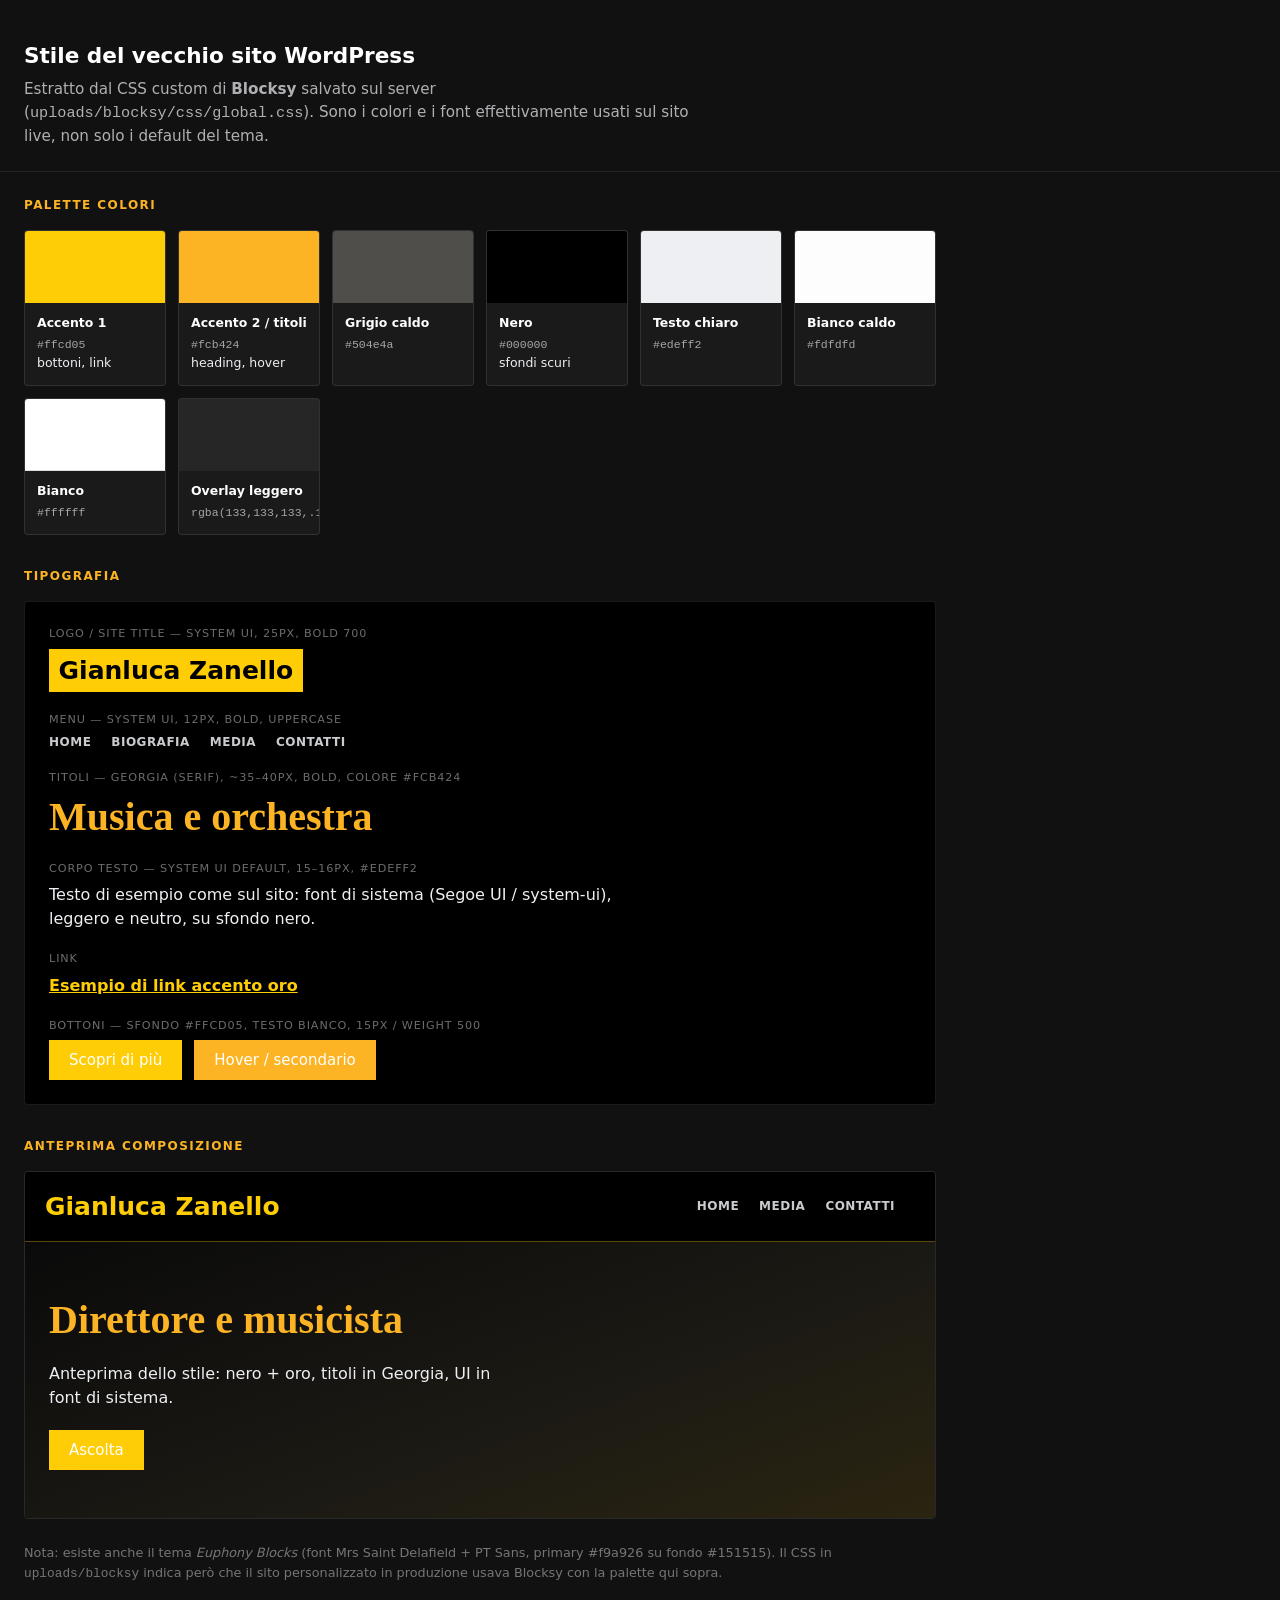
<file: styleboard/index.html>
<!DOCTYPE html>
<html lang="it">
<head>
  <meta charset="UTF-8" />
  <meta name="viewport" content="width=device-width, initial-scale=1" />
  <title>Gianluca Zanello — stile vecchio sito</title>
  <style>
    :root {
      --c1: #ffcd05;
      --c2: #fcb424;
      --c3: #504e4a;
      --c4: #000000;
      --c5: #edeff2;
      --c6: rgba(133, 133, 133, 0.11);
      --c7: #fdfdfd;
      --c8: #ffffff;
      --font: system-ui, -apple-system, BlinkMacSystemFont, "Segoe UI", Roboto, Helvetica, Arial, sans-serif;
    }

    * { box-sizing: border-box; }
    body {
      margin: 0;
      font-family: var(--font);
      background: #111;
      color: var(--c5);
      line-height: 1.5;
    }

    header {
      padding: 2.5rem 1.5rem 1.5rem;
      border-bottom: 1px solid rgba(255,255,255,.08);
    }
    header h1 {
      margin: 0 0 .35rem;
      font-size: 1.35rem;
      font-weight: 700;
      color: var(--c8);
    }
    header p {
      margin: 0;
      max-width: 42rem;
      color: rgba(237,239,242,.72);
      font-size: .95rem;
    }

    main {
      padding: 1.5rem;
      display: grid;
      gap: 2rem;
      max-width: 960px;
    }

    section h2 {
      margin: 0 0 1rem;
      font-size: .75rem;
      letter-spacing: .12em;
      text-transform: uppercase;
      color: var(--c2);
      font-weight: 700;
    }

    .swatches {
      display: grid;
      grid-template-columns: repeat(auto-fill, minmax(140px, 1fr));
      gap: .75rem;
    }
    .swatch {
      border-radius: 4px;
      overflow: hidden;
      border: 1px solid rgba(255,255,255,.1);
      background: #1a1a1a;
    }
    .swatch .chip {
      height: 72px;
    }
    .swatch .meta {
      padding: .65rem .75rem .8rem;
      font-size: .78rem;
    }
    .swatch .meta strong {
      display: block;
      color: var(--c8);
      font-weight: 600;
      margin-bottom: .15rem;
    }
    .swatch .meta code {
      color: rgba(237,239,242,.65);
      font-size: .72rem;
    }

    .type-samples {
      display: grid;
      gap: 1.25rem;
      background: var(--c4);
      border: 1px solid rgba(255,255,255,.1);
      border-radius: 4px;
      padding: 1.5rem;
    }
    .type-samples .label {
      font-size: .7rem;
      letter-spacing: .08em;
      text-transform: uppercase;
      color: rgba(237,239,242,.45);
      margin-bottom: .35rem;
    }
    .site-title {
      font-weight: 700;
      font-size: 25px;
      line-height: 1.5;
      color: var(--c4);
      background: var(--c1);
      display: inline-block;
      padding: .2rem .6rem;
    }
    .nav-sample {
      font-weight: 700;
      font-size: 12px;
      line-height: 1.3;
      text-transform: uppercase;
      color: var(--c5);
      letter-spacing: .04em;
    }
    .nav-sample span { margin-right: 1.25rem; opacity: .85; }
    .nav-sample span:hover { color: var(--c2); }
    .heading-sample {
      font-family: Georgia, "Times New Roman", serif;
      font-size: 40px;
      font-weight: 700;
      line-height: 1.2;
      color: var(--c2);
      margin: 0;
    }
    .body-sample {
      font-size: 16px;
      font-weight: 400;
      color: var(--c5);
      max-width: 36rem;
      margin: 0;
    }
    .link-sample a {
      color: var(--c1);
      font-weight: 600;
    }
    .link-sample a:hover { color: var(--c2); }

    .btn-row { display: flex; gap: .75rem; flex-wrap: wrap; }
    .btn {
      display: inline-flex;
      align-items: center;
      justify-content: center;
      min-height: 40px;
      padding: 5px 20px;
      border: none;
      background: var(--c1);
      color: #fff;
      font-family: var(--font);
      font-weight: 500;
      font-size: 15px;
      cursor: default;
    }
    .btn.alt { background: var(--c2); }

    .preview {
      border-radius: 4px;
      overflow: hidden;
      border: 1px solid rgba(255,255,255,.1);
    }
    .preview .bar {
      background: var(--c4);
      padding: 1rem 1.25rem;
      display: flex;
      align-items: center;
      justify-content: space-between;
      gap: 1rem;
      flex-wrap: wrap;
      border-bottom: 1px solid rgba(255,205,5,.35);
    }
    .preview .bar .logo {
      font-weight: 700;
      font-size: 25px;
      color: var(--c1);
    }
    .preview .hero {
      background: linear-gradient(160deg, #0a0a0a, #1c1a14 60%, #2a2410);
      padding: 3rem 1.5rem;
    }
    .preview .hero h3 {
      margin: 0 0 .75rem;
      font-family: Georgia, serif;
      font-size: clamp(1.75rem, 4vw, 2.5rem);
      color: var(--c2);
    }
    .preview .hero p {
      margin: 0 0 1.25rem;
      color: var(--c5);
      max-width: 28rem;
    }

    footer.note {
      padding: 0 1.5rem 2.5rem;
      max-width: 960px;
      color: rgba(237,239,242,.45);
      font-size: .8rem;
    }
  </style>
</head>
<body>
  <header>
    <h1>Stile del vecchio sito WordPress</h1>
    <p>
      Estratto dal CSS custom di <strong>Blocksy</strong> salvato sul server
      (<code>uploads/blocksy/css/global.css</code>). Sono i colori e i font
      effettivamente usati sul sito live, non solo i default del tema.
    </p>
  </header>

  <main>
    <section>
      <h2>Palette colori</h2>
      <div class="swatches">
        <div class="swatch">
          <div class="chip" style="background:var(--c1)"></div>
          <div class="meta"><strong>Accento 1</strong><code>#ffcd05</code><br>bottoni, link</div>
        </div>
        <div class="swatch">
          <div class="chip" style="background:var(--c2)"></div>
          <div class="meta"><strong>Accento 2 / titoli</strong><code>#fcb424</code><br>heading, hover</div>
        </div>
        <div class="swatch">
          <div class="chip" style="background:var(--c3)"></div>
          <div class="meta"><strong>Grigio caldo</strong><code>#504e4a</code></div>
        </div>
        <div class="swatch">
          <div class="chip" style="background:var(--c4)"></div>
          <div class="meta"><strong>Nero</strong><code>#000000</code><br>sfondi scuri</div>
        </div>
        <div class="swatch">
          <div class="chip" style="background:var(--c5)"></div>
          <div class="meta"><strong>Testo chiaro</strong><code>#edeff2</code></div>
        </div>
        <div class="swatch">
          <div class="chip" style="background:var(--c7)"></div>
          <div class="meta"><strong>Bianco caldo</strong><code>#fdfdfd</code></div>
        </div>
        <div class="swatch">
          <div class="chip" style="background:var(--c8); border-bottom:1px solid #ddd"></div>
          <div class="meta"><strong>Bianco</strong><code>#ffffff</code></div>
        </div>
        <div class="swatch">
          <div class="chip" style="background:var(--c6)"></div>
          <div class="meta"><strong>Overlay leggero</strong><code>rgba(133,133,133,.11)</code></div>
        </div>
      </div>
    </section>

    <section>
      <h2>Tipografia</h2>
      <div class="type-samples">
        <div>
          <div class="label">Logo / site title — System UI, 25px, bold 700</div>
          <div class="site-title">Gianluca Zanello</div>
        </div>
        <div>
          <div class="label">Menu — System UI, 12px, bold, UPPERCASE</div>
          <div class="nav-sample">
            <span>Home</span><span>Biografia</span><span>Media</span><span>Contatti</span>
          </div>
        </div>
        <div>
          <div class="label">Titoli — Georgia (serif), ~35–40px, bold, colore #fcb424</div>
          <p class="heading-sample">Musica e orchestra</p>
        </div>
        <div>
          <div class="label">Corpo testo — System UI default, 15–16px, #edeff2</div>
          <p class="body-sample">
            Testo di esempio come sul sito: font di sistema (Segoe UI / system-ui),
            leggero e neutro, su sfondo nero.
          </p>
        </div>
        <div class="link-sample">
          <div class="label">Link</div>
          <a href="#">Esempio di link accento oro</a>
        </div>
        <div>
          <div class="label">Bottoni — sfondo #ffcd05, testo bianco, 15px / weight 500</div>
          <div class="btn-row">
            <span class="btn">Scopri di più</span>
            <span class="btn alt">Hover / secondario</span>
          </div>
        </div>
      </div>
    </section>

    <section>
      <h2>Anteprima composizione</h2>
      <div class="preview">
        <div class="bar">
          <div class="logo">Gianluca Zanello</div>
          <div class="nav-sample">
            <span>Home</span><span>Media</span><span>Contatti</span>
          </div>
        </div>
        <div class="hero">
          <h3>Direttore e musicista</h3>
          <p>Anteprima dello stile: nero + oro, titoli in Georgia, UI in font di sistema.</p>
          <span class="btn">Ascolta</span>
        </div>
      </div>
    </section>
  </main>

  <footer class="note">
    Nota: esiste anche il tema <em>Euphony Blocks</em> (font Mrs Saint Delafield + PT Sans,
    primary #f9a926 su fondo #151515). Il CSS in <code>uploads/blocksy</code> indica però
    che il sito personalizzato in produzione usava Blocksy con la palette qui sopra.
  </footer>
</body>
</html>
</file>
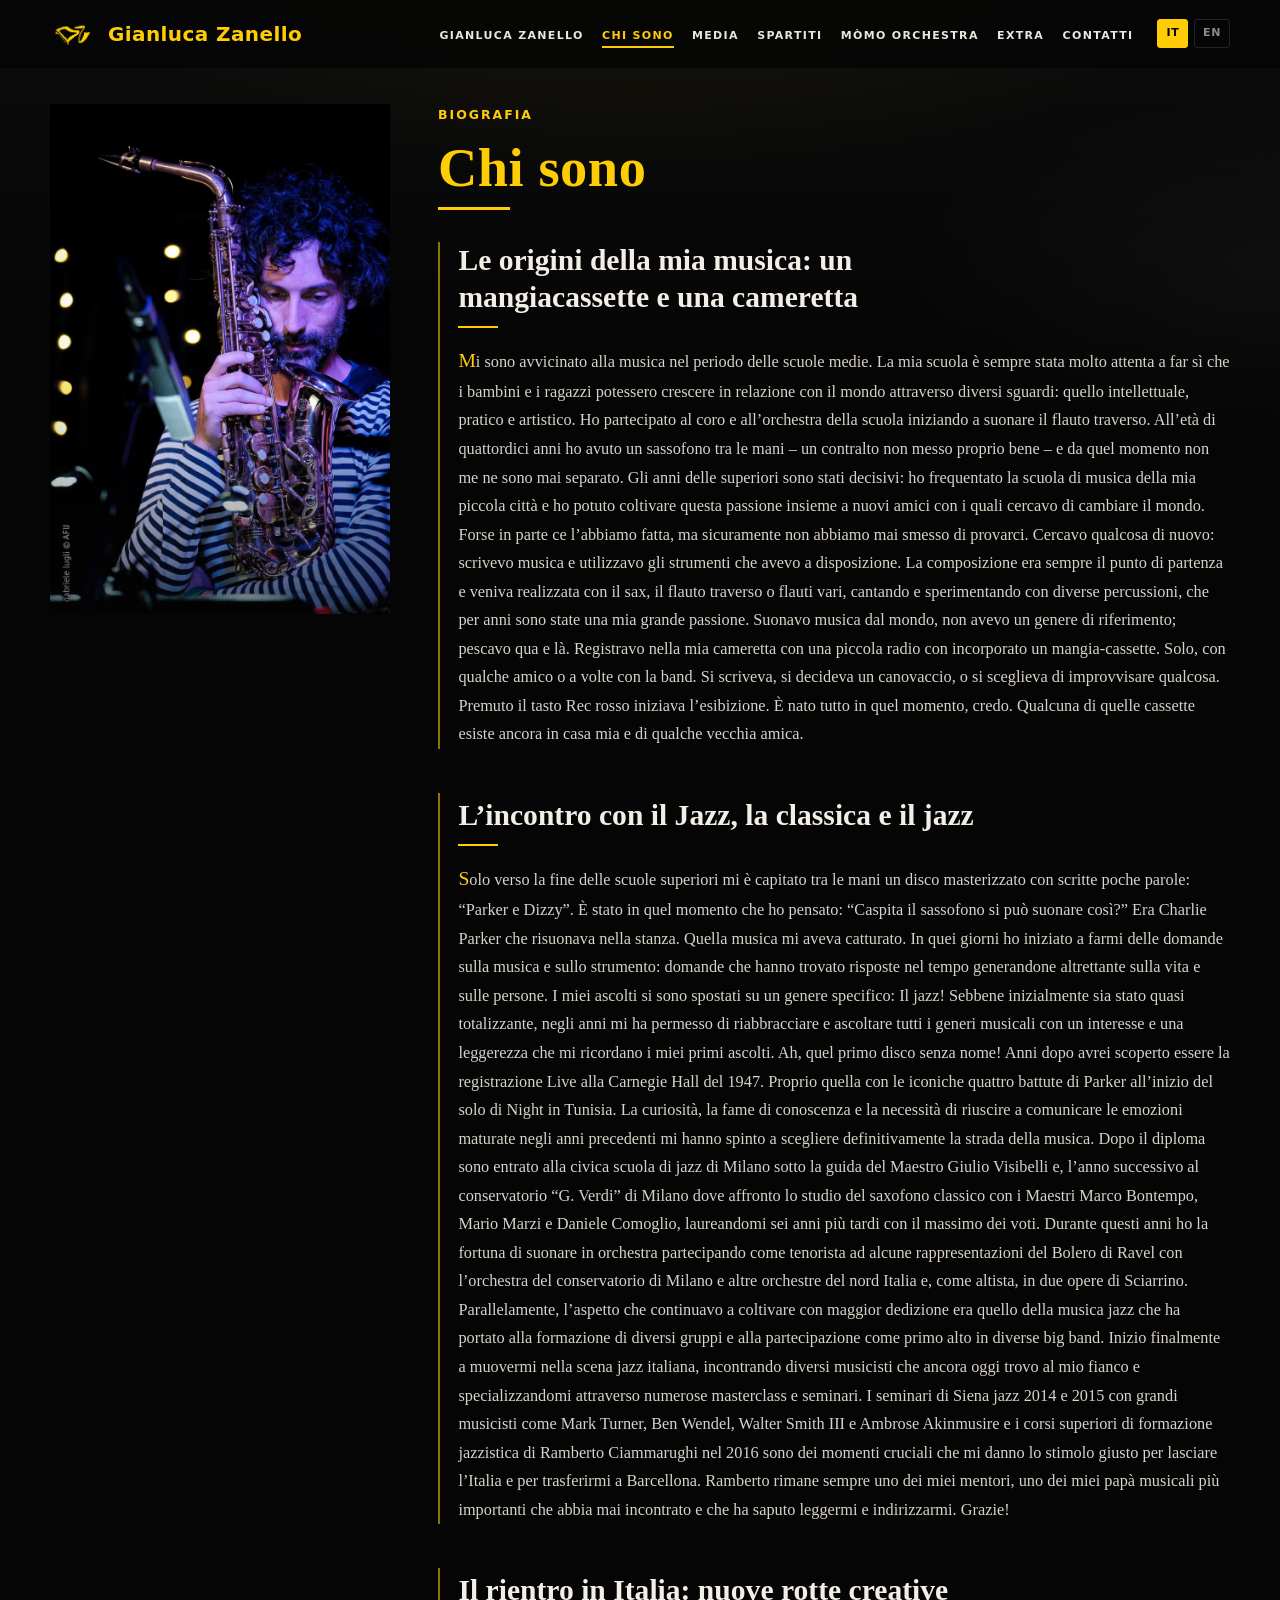
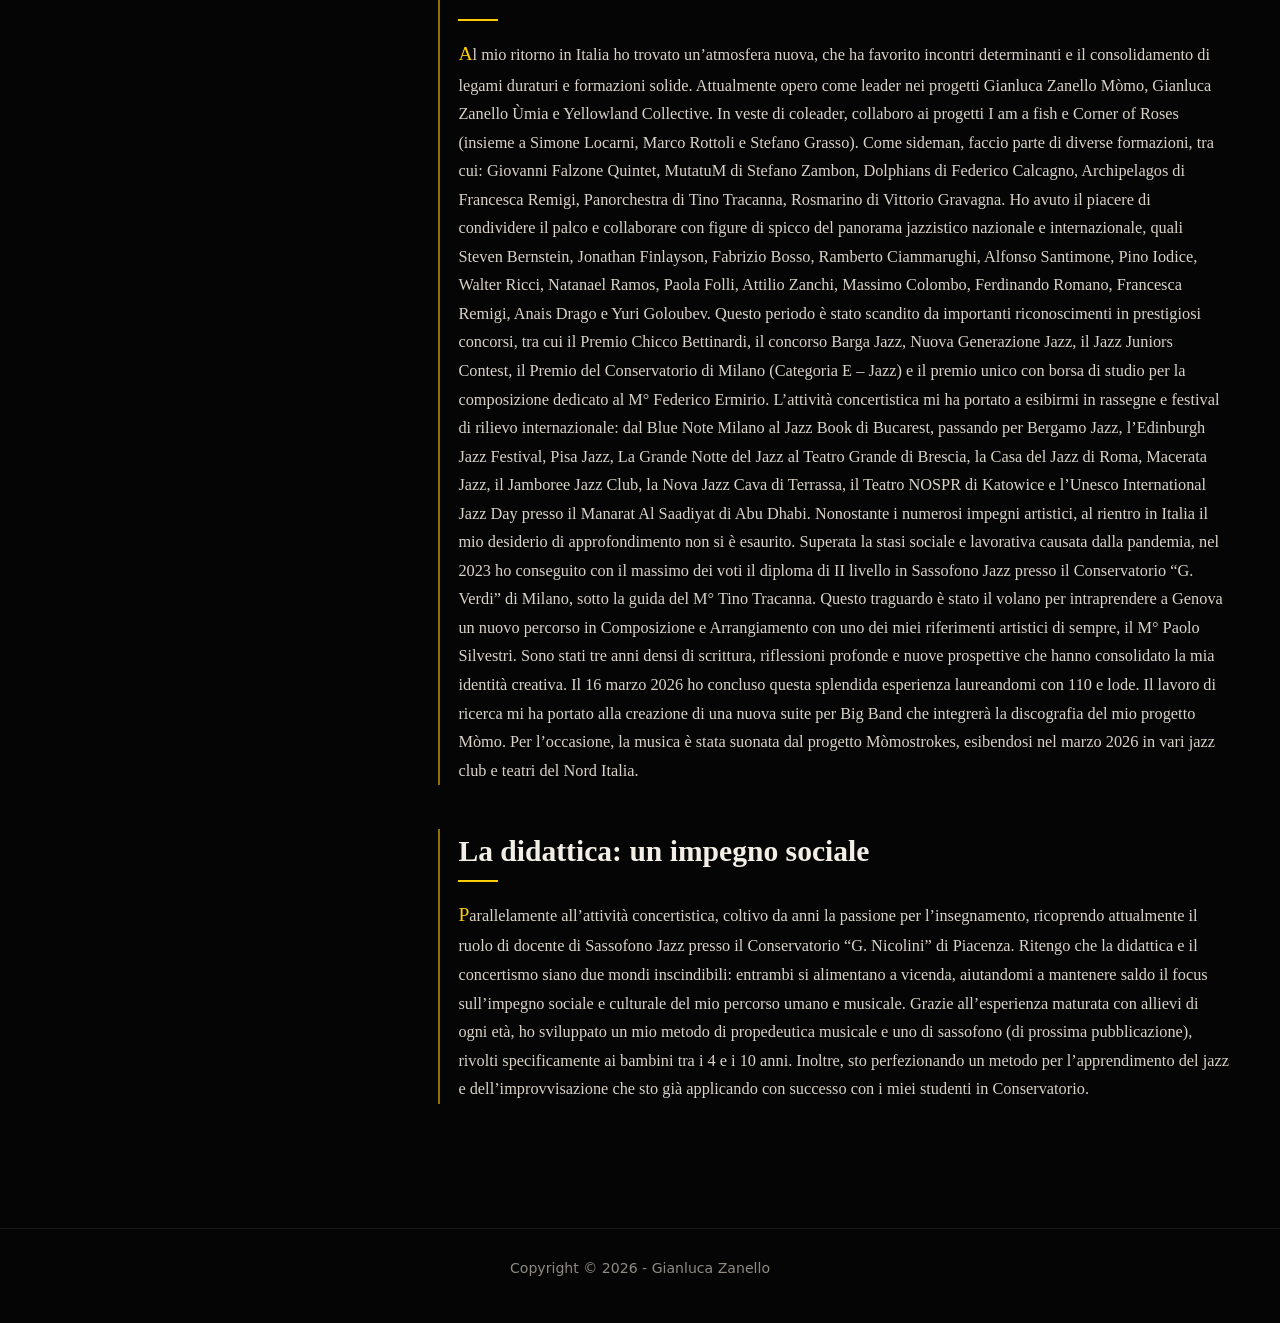
<file: site/about.html>
<!DOCTYPE html>
<html lang="it">
<head>
  <meta charset="utf-8">
  <meta name="viewport" content="width=device-width, initial-scale=1">
  <title>Chi sono — Gianluca Zanello</title>
  <link rel="icon" href="assets/img/Logo_gian_giallo.png">
  <link rel="stylesheet" href="assets/css/site.css?v=20261126">
</head>
<body>
  <header class="site-header" id="site-header"></header>
  <main class="site-main">
    <div class="container about-layout">
      <aside class="about-aside reveal">
        <div class="about-photo-wrap">
          <img class="about-photo" src="assets/img/image.png" alt="Gianluca Zanello">
        </div>
      </aside>
      <div class="about-content reveal">
        <p class="eyebrow">Biografia</p>
        <h1 class="page-title about-title">Chi sono</h1>

        <figure class="pullquote">
          <blockquote>
            <p class="pullquote-title">Le origini della mia musica: un mangiacassette e una cameretta</p>
            <div class="pullquote-body">
              <p>Mi sono avvicinato alla musica nel periodo delle scuole medie. La mia scuola è sempre stata molto attenta a far sì che i bambini e i ragazzi potessero crescere in relazione con il mondo attraverso diversi sguardi: quello intellettuale, pratico e artistico. Ho partecipato al coro e all’orchestra della scuola iniziando a suonare il flauto traverso. All’età di quattordici anni ho avuto un sassofono tra le mani – un contralto non messo proprio bene – e da quel momento non me ne sono mai separato. Gli anni delle superiori sono stati decisivi: ho frequentato la scuola di musica della mia piccola città e ho potuto coltivare questa passione insieme a nuovi amici con i quali cercavo di cambiare il mondo. Forse in parte ce l’abbiamo fatta, ma sicuramente non abbiamo mai smesso di provarci. Cercavo qualcosa di nuovo: scrivevo musica e utilizzavo gli strumenti che avevo a disposizione. La composizione era sempre il punto di partenza e veniva realizzata con il sax, il flauto traverso o flauti vari, cantando e sperimentando con diverse percussioni, che per anni sono state una mia grande passione. Suonavo musica dal mondo, non avevo un genere di riferimento; pescavo qua e là. Registravo nella mia cameretta con una piccola radio con incorporato un mangia-cassette. Solo, con qualche amico o a volte con la band. Si scriveva, si decideva un canovaccio, o si sceglieva di improvvisare qualcosa. Premuto il tasto Rec rosso iniziava l’esibizione. È nato tutto in quel momento, credo. Qualcuna di quelle cassette esiste ancora in casa mia e di qualche vecchia amica.</p>
            </div>
          </blockquote>
        </figure>

        <figure class="pullquote">
          <blockquote>
            <p class="pullquote-title">L’incontro con il Jazz, la classica e il jazz</p>
            <div class="pullquote-body">
              <p>Solo verso la fine delle scuole superiori mi è capitato tra le mani un disco masterizzato con scritte poche parole: “Parker e Dizzy”. È stato in quel momento che ho pensato: “Caspita il sassofono si può suonare così?” Era Charlie Parker che risuonava nella stanza. Quella musica mi aveva catturato. In quei giorni ho iniziato a farmi delle domande sulla musica e sullo strumento: domande che hanno trovato risposte nel tempo generandone altrettante sulla vita e sulle persone. I miei ascolti si sono spostati su un genere specifico: Il jazz! Sebbene inizialmente sia stato quasi totalizzante, negli anni mi ha permesso di riabbracciare e ascoltare tutti i generi musicali con un interesse e una leggerezza che mi ricordano i miei primi ascolti. Ah, quel primo disco senza nome! Anni dopo avrei scoperto essere la registrazione Live alla Carnegie Hall del 1947. Proprio quella con le iconiche quattro battute di Parker all’inizio del solo di Night in Tunisia. La curiosità, la fame di conoscenza e la necessità di riuscire a comunicare le emozioni maturate negli anni precedenti mi hanno spinto a scegliere definitivamente la strada della musica. Dopo il diploma sono entrato alla civica scuola di jazz di Milano sotto la guida del Maestro Giulio Visibelli e, l’anno successivo al conservatorio “G. Verdi” di Milano dove affronto lo studio del saxofono classico con i Maestri Marco Bontempo, Mario Marzi e Daniele Comoglio, laureandomi sei anni più tardi con il massimo dei voti. Durante questi anni ho la fortuna di suonare in orchestra partecipando come tenorista ad alcune rappresentazioni del Bolero di Ravel con l’orchestra del conservatorio di Milano e altre orchestre del nord Italia e, come altista, in due opere di Sciarrino. Parallelamente, l’aspetto che continuavo a coltivare con maggior dedizione era quello della musica jazz che ha portato alla formazione di diversi gruppi e alla partecipazione come primo alto in diverse big band. Inizio finalmente a muovermi nella scena jazz italiana, incontrando diversi musicisti che ancora oggi trovo al mio fianco e specializzandomi attraverso numerose masterclass e seminari. I seminari di Siena jazz 2014 e 2015 con grandi musicisti come Mark Turner, Ben Wendel, Walter Smith III e Ambrose Akinmusire e i corsi superiori di formazione jazzistica di Ramberto Ciammarughi nel 2016 sono dei momenti cruciali che mi danno lo stimolo giusto per lasciare l’Italia e per trasferirmi a Barcellona. Ramberto rimane sempre uno dei miei mentori, uno dei miei papà musicali più importanti che abbia mai incontrato e che ha saputo leggermi e indirizzarmi. Grazie!</p>
            </div>
          </blockquote>
        </figure>

        <figure class="pullquote">
          <blockquote>
            <p class="pullquote-title">Il rientro in Italia: nuove rotte creative</p>
            <div class="pullquote-body">
              <p>Al mio ritorno in Italia ho trovato un’atmosfera nuova, che ha favorito incontri determinanti e il consolidamento di legami duraturi e formazioni solide. Attualmente opero come leader nei progetti Gianluca Zanello Mòmo, Gianluca Zanello Ùmia e Yellowland Collective. In veste di coleader, collaboro ai progetti I am a fish e Corner of Roses (insieme a Simone Locarni, Marco Rottoli e Stefano Grasso). Come sideman, faccio parte di diverse formazioni, tra cui: Giovanni Falzone Quintet, MutatuM di Stefano Zambon, Dolphians di Federico Calcagno, Archipelagos di Francesca Remigi, Panorchestra di Tino Tracanna, Rosmarino di Vittorio Gravagna. Ho avuto il piacere di condividere il palco e collaborare con figure di spicco del panorama jazzistico nazionale e internazionale, quali Steven Bernstein, Jonathan Finlayson, Fabrizio Bosso, Ramberto Ciammarughi, Alfonso Santimone, Pino Iodice, Walter Ricci, Natanael Ramos, Paola Folli, Attilio Zanchi, Massimo Colombo, Ferdinando Romano, Francesca Remigi, Anais Drago e Yuri Goloubev. Questo periodo è stato scandito da importanti riconoscimenti in prestigiosi concorsi, tra cui il Premio Chicco Bettinardi, il concorso Barga Jazz, Nuova Generazione Jazz, il Jazz Juniors Contest, il Premio del Conservatorio di Milano (Categoria E – Jazz) e il premio unico con borsa di studio per la composizione dedicato al M° Federico Ermirio. L’attività concertistica mi ha portato a esibirmi in rassegne e festival di rilievo internazionale: dal Blue Note Milano al Jazz Book di Bucarest, passando per Bergamo Jazz, l’Edinburgh Jazz Festival, Pisa Jazz, La Grande Notte del Jazz al Teatro Grande di Brescia, la Casa del Jazz di Roma, Macerata Jazz, il Jamboree Jazz Club, la Nova Jazz Cava di Terrassa, il Teatro NOSPR di Katowice e l’Unesco International Jazz Day presso il Manarat Al Saadiyat di Abu Dhabi. Nonostante i numerosi impegni artistici, al rientro in Italia il mio desiderio di approfondimento non si è esaurito. Superata la stasi sociale e lavorativa causata dalla pandemia, nel 2023 ho conseguito con il massimo dei voti il diploma di II livello in Sassofono Jazz presso il Conservatorio “G. Verdi” di Milano, sotto la guida del M° Tino Tracanna. Questo traguardo è stato il volano per intraprendere a Genova un nuovo percorso in Composizione e Arrangiamento con uno dei miei riferimenti artistici di sempre, il M° Paolo Silvestri. Sono stati tre anni densi di scrittura, riflessioni profonde e nuove prospettive che hanno consolidato la mia identità creativa. Il 16 marzo 2026 ho concluso questa splendida esperienza laureandomi con 110 e lode. Il lavoro di ricerca mi ha portato alla creazione di una nuova suite per Big Band che integrerà la discografia del mio progetto Mòmo. Per l’occasione, la musica è stata suonata dal progetto Mòmostrokes, esibendosi nel marzo 2026 in vari jazz club e teatri del Nord Italia.</p>
            </div>
          </blockquote>
        </figure>

        <figure class="pullquote">
          <blockquote>
            <p class="pullquote-title">La didattica: un impegno sociale</p>
            <div class="pullquote-body">
              <p>Parallelamente all’attività concertistica, coltivo da anni la passione per l’insegnamento, ricoprendo attualmente il ruolo di docente di Sassofono Jazz presso il Conservatorio “G. Nicolini” di Piacenza. Ritengo che la didattica e il concertismo siano due mondi inscindibili: entrambi si alimentano a vicenda, aiutandomi a mantenere saldo il focus sull’impegno sociale e culturale del mio percorso umano e musicale. Grazie all’esperienza maturata con allievi di ogni età, ho sviluppato un mio metodo di propedeutica musicale e uno di sassofono (di prossima pubblicazione), rivolti specificamente ai bambini tra i 4 e i 10 anni. Inoltre, sto perfezionando un metodo per l’apprendimento del jazz e dell’improvvisazione che sto già applicando con successo con i miei studenti in Conservatorio.</p>
            </div>
          </blockquote>
        </figure>
      </div>
    </div>
  </main>
  <footer class="site-footer" id="site-footer"></footer>
  <script>window.GZ = { lang: "it", base: "", page: "about" };</script>
  <script src="assets/js/site.js"></script>
</body>
</html>
</file>
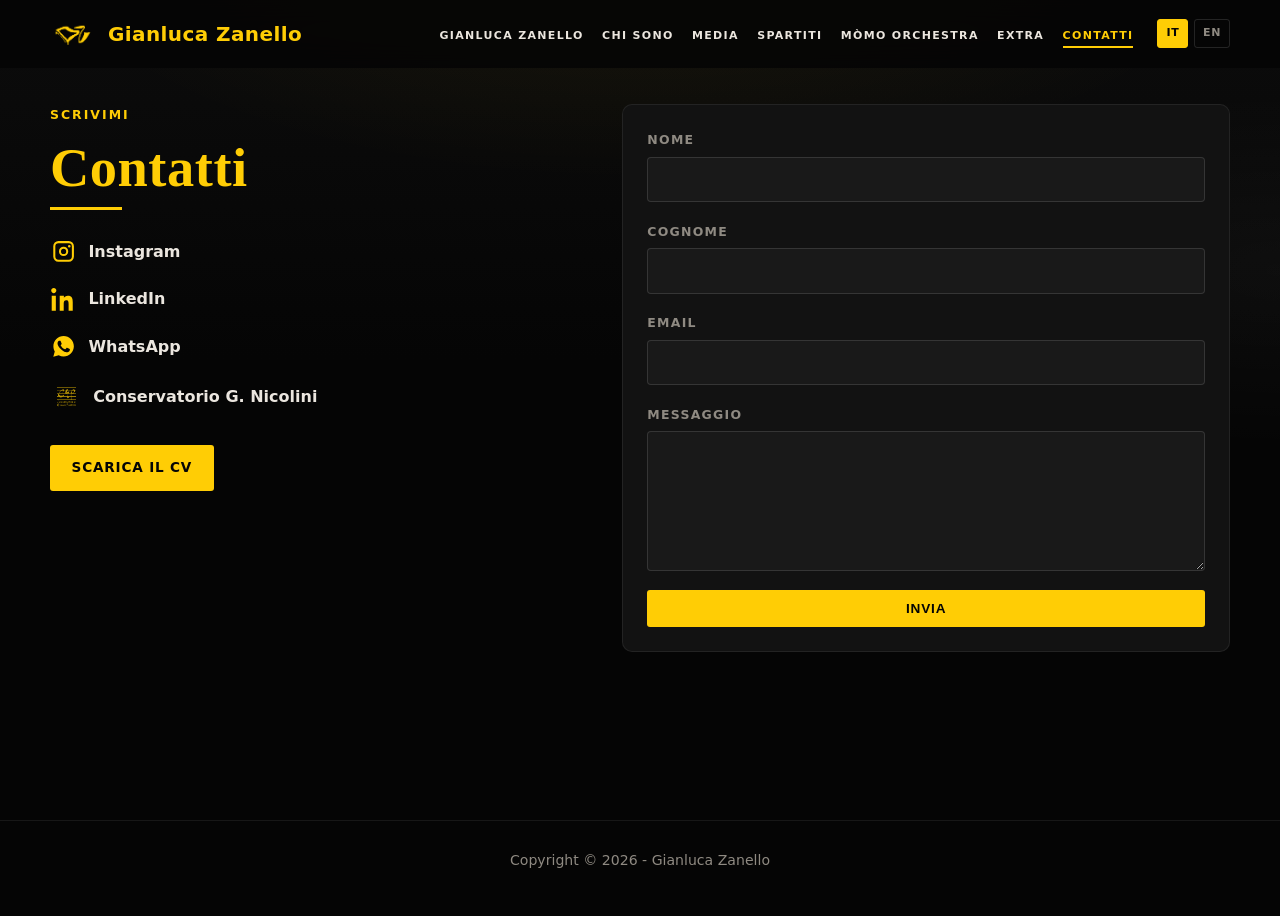
<file: site/contacts.html>
<!DOCTYPE html>
<html lang="it">
<head>
  <meta charset="utf-8">
  <meta name="viewport" content="width=device-width, initial-scale=1">
  <title>Contatti — Gianluca Zanello</title>
  <link rel="icon" href="assets/img/Logo_gian_giallo.png">
  <link rel="stylesheet" href="assets/css/site.css?v=20261126">
</head>
<body>
  <header class="site-header" id="site-header"></header>
  <main class="site-main">
    <div class="container contact-layout">
      <div>
        <p class="eyebrow">Scrivimi</p>
        <h1 class="page-title contact-title">Contatti</h1>
        <ul class="social-list">
          <li>
            <a href="https://www.instagram.com/gianlucazanello/" target="_blank" rel="noopener">
              <svg class="social-icon" viewBox="0 0 24 24" aria-hidden="true" focusable="false">
                <path fill="currentColor" d="M7 2h10a5 5 0 0 1 5 5v10a5 5 0 0 1-5 5H7a5 5 0 0 1-5-5V7a5 5 0 0 1 5-5zm0 2a3 3 0 0 0-3 3v10a3 3 0 0 0 3 3h10a3 3 0 0 0 3-3V7a3 3 0 0 0-3-3H7zm10.5 1.75a1.25 1.25 0 1 1 0 2.5 1.25 1.25 0 0 1 0-2.5zM12 7.5A4.5 4.5 0 1 1 12 16.5 4.5 4.5 0 0 1 12 7.5zm0 2a2.5 2.5 0 1 0 0 5 2.5 2.5 0 0 0 0-5z"/>
              </svg>
              Instagram
            </a>
          </li>
          <li>
            <a href="https://www.linkedin.com/in/gianluca-zanello-336385285/" target="_blank" rel="noopener">
              <svg class="social-icon" viewBox="0 0 24 24" aria-hidden="true" focusable="false">
                <path fill="currentColor" d="M4.98 3.5C4.98 4.88 3.86 6 2.5 6S0 4.88 0 3.5 1.12 1 2.5 1s2.48 1.12 2.48 2.5zM.5 8.5h4V23h-4V8.5zM8.5 8.5h3.8v2h.05c.53-1 1.82-2.05 3.75-2.05 4 0 4.75 2.63 4.75 6.05V23h-4v-6.6c0-1.57-.03-3.6-2.2-3.6-2.2 0-2.54 1.72-2.54 3.5V23h-3.86V8.5z"/>
              </svg>
              LinkedIn
            </a>
          </li>
          <li>
            <a href="https://wa.me/+393343083154" target="_blank" rel="noopener">
              <svg class="social-icon" viewBox="0 0 24 24" aria-hidden="true" focusable="false">
                <path fill="currentColor" d="M12.04 2c-5.46 0-9.91 4.43-9.91 9.9 0 1.75.46 3.45 1.32 4.95L2.05 22l5.25-1.38c1.45.79 3.08 1.21 4.74 1.21 5.46 0 9.9-4.43 9.9-9.9S17.5 2 12.04 2zm5.79 14.25c-.24.68-1.41 1.25-1.96 1.33-.5.07-1.14.1-1.84-.12-.42-.13-.97-.32-1.67-.62-2.94-1.27-4.86-4.23-5.01-4.43-.15-.2-1.22-1.62-1.22-3.1 0-1.47.77-2.2 1.04-2.5.27-.3.59-.37.79-.37h.57c.18 0 .42-.07.66.5.24.58.82 2 .89 2.15.07.15.12.32.02.52-.1.2-.15.32-.3.5-.15.17-.31.38-.45.51-.15.14-.3.29-.13.56.17.28.76 1.25 1.63 2.03 1.12 1 2.07 1.32 2.36 1.47.29.15.46.12.63-.07.17-.2.73-.85.93-1.14.2-.3.4-.24.67-.15.27.1 1.72.81 2.02.96.3.15.5.22.57.34.08.13.08.74-.16 1.42z"/>
              </svg>
              WhatsApp
            </a>
          </li>
          <li>
            <a href="https://www.conservatorionicolini.com/" target="_blank" rel="noopener">
              <span class="social-icon social-icon-nicolini" aria-hidden="true"></span>
              Conservatorio G. Nicolini
            </a>
          </li>
        </ul>
        <a class="btn" href="assets/pdf/Curriculum-in-Italiano-agg.-4-aprile-2026-copia-2.pdf" target="_blank" rel="noopener">Scarica il CV</a>
      </div>
      <div>
        <form class="contact-form" id="contact-form" action="send-mail.php" method="post" novalidate>
          <label>Nome
            <input name="name" type="text" required autocomplete="given-name">
          </label>
          <label>Cognome
            <input name="surname" type="text" required autocomplete="family-name">
          </label>
          <label>Email
            <input name="email" type="email" required autocomplete="email">
          </label>
          <label>Messaggio
            <textarea name="message" rows="5" required></textarea>
          </label>
          <div class="hp-field" aria-hidden="true">
            <label>Company
              <input name="company" type="text" tabindex="-1" autocomplete="off">
            </label>
          </div>
          <button class="btn" type="submit">Invia</button>
          <p class="form-status" id="form-status" role="status" aria-live="polite" hidden></p>
        </form>
      </div>
    </div>
  </main>
  <footer class="site-footer" id="site-footer"></footer>
  <script>window.GZ = { lang: "it", base: "", page: "contacts" };</script>
  <script src="assets/js/site.js"></script>
</body>
</html>
</file>
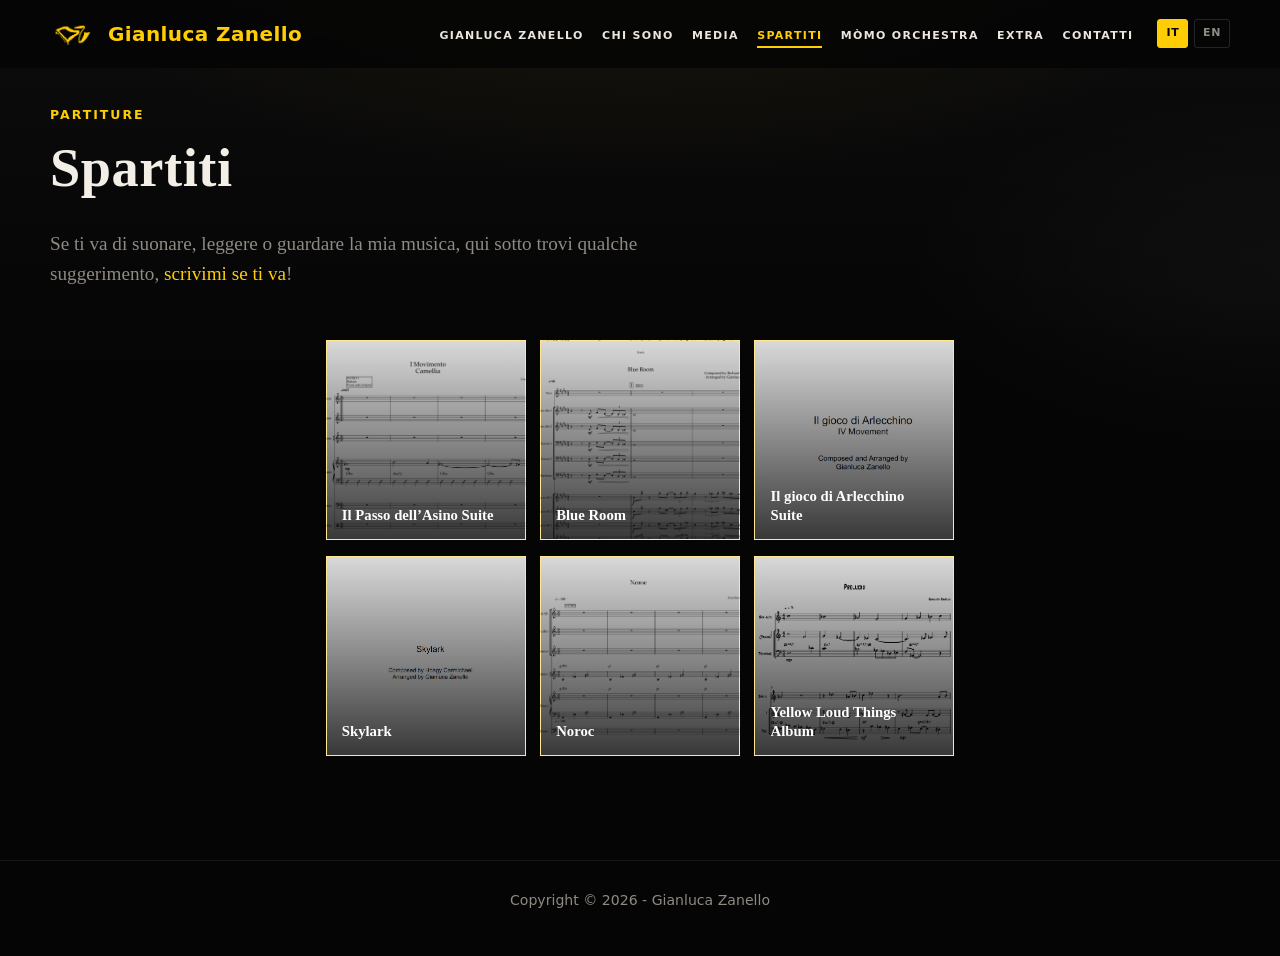
<file: site/spartiti.html>
<!DOCTYPE html>
<html lang="it">
<head>
  <meta charset="utf-8">
  <meta name="viewport" content="width=device-width, initial-scale=1">
  <title>Spartiti — Gianluca Zanello</title>
  <link rel="icon" href="assets/img/Logo_gian_giallo.png">
  <link rel="stylesheet" href="assets/css/site.css?v=20261126">
</head>
<body>
  <header class="site-header" id="site-header"></header>
  <main class="site-main">
    <div class="container">
      <p class="eyebrow reveal">Partiture</p>
      <h1 class="page-title reveal">Spartiti</h1>
      <blockquote class="lead reveal">Se ti va di suonare, leggere o guardare la mia musica, qui sotto trovi qualche suggerimento, <a href="contacts.html">scrivimi se ti va</a>!</blockquote>

      <div class="scores-grid">
        <div class="score-card" data-title="Il Passo dell’Asino Suite" style="background-image:url('assets/img/passo_asino_anteprima.png')">
          <div class="score-card-inner"><div class="score-title">Il Passo dell’Asino Suite</div></div>
          <div class="score-item-data" data-title="Camelia" data-pdf="assets/pdf/Mov-1-_Il-Passo-dell_Asino_-anteprima.pdf"></div>
          <div class="score-item-data" data-title="Il passo dell’asino" data-pdf="assets/pdf/Mov2-_Il-Passo-dell_Asino_-anteprima.pdf"></div>
          <div class="score-item-data" data-title="Kàlathos" data-pdf="assets/pdf/Mov3-_Il-Passo-dell_Asino_-anteprima.pdf"></div>
          <div class="score-item-data" data-title="I’ve Always Been Here" data-pdf="assets/pdf/Mov4-_Il-Passo-dell_Asino_-Anteprima.pdf"></div>
        </div>

        <div class="score-card" data-title="Blue Room" style="background-image:url('assets/img/blue_room_anteprima.png')">
          <div class="score-card-inner"><div class="score-title">Blue Room</div></div>
          <div class="score-item-data" data-title="Blue Room" data-pdf="assets/pdf/Blue-Room-anteprima.pdf" data-audio="assets/audio/Blue-room-Chet-_Boni_-Baker.mp3"></div>
        </div>

        <div class="score-card" data-title="Il gioco di Arlecchino Suite" style="background-image:url('assets/img/arlecchino_anteprima2.png')">
          <div class="score-card-inner"><div class="score-title">Il gioco di Arlecchino Suite</div></div>
          <div class="score-item-data" data-title="Pan de Mej" data-pdf="assets/pdf/Pag-2-I-Movement-Pan-de-Mej-di-Gianluca-Zanello.pdf" data-audio="assets/audio/Mov-1-Pan-de-Mej-di-Gianluca-Zanello.mp3"></div>
          <div class="score-item-data" data-title="Firenze" data-pdf="assets/pdf/Pag-2-II-Movement-Firenze-di-Gianluca-Zanello.pdf" data-audio="assets/audio/Movimento-2-Firenze-di-Gianluca-Zanello.mp3"></div>
          <div class="score-item-data" data-title="Siendo fiel a los sueños" data-pdf="assets/pdf/Pag-2-III-Movement-Siendo-fiel-a-los-suenos-di-Gianluca-Zanello.pdf" data-audio="assets/audio/Mov-3-Siendo-fiel-a-los-suenos-di-Gianluca-Zanello.mp3"></div>
          <div class="score-item-data" data-title="Il gioco di Arlecchino" data-pdf="assets/pdf/Pag-2-IV-Movement-Il-gioco-di-Arlecchino-Score-title.pdf" data-audio="assets/audio/Mov-4-Il-Gioco-di-Arlecchino-di-Gianluca-Zanello.mp3"></div>
          <div class="score-item-data" data-title="Chacarero" data-pdf="assets/pdf/Pag-2-V-Movement-Chacarero-di-Gianluca-Zanello.pdf" data-audio="assets/audio/Mov-5-Chacarero-di-Gianluca-Zanello.mp3"></div>
        </div>

        <div class="score-card" data-title="Skylark" style="background-image:url('assets/img/skylark_anteprima2.png')">
          <div class="score-card-inner"><div class="score-title">Skylark</div></div>
          <div class="score-item-data" data-title="Skylark" data-pdf="assets/pdf/Skylark.pdf" data-audio="assets/audio/Skylark-suonata-da-me-e-Lolliz-copia.mp3"></div>
        </div>

        <div class="score-card" data-title="Noroc" style="background-image:url('assets/img/noroc_anteprima.png')">
          <div class="score-card-inner"><div class="score-title">Noroc</div></div>
          <div class="score-item-data" data-title="Noroc" data-pdf="assets/pdf/Noroc-di-Gianluca-Zanello-anteprima.pdf" data-audio="assets/audio/05-NOROC-v02.mp3"></div>
        </div>

        <div class="score-card" data-title="Yellow Loud Things Album" style="background-image:url('assets/img/yellow_lou_anteprima.png')">
          <div class="score-card-inner"><div class="score-title">Yellow Loud Things Album</div></div>
          <div class="score-item-data" data-title="Preludio" data-pdf="assets/pdf/preludio-Tutto-lo-spartito.pdf"></div>
          <div class="score-item-data" data-title="Acelgas" data-pdf="assets/pdf/acelgas-anteprima.pdf"></div>
          <div class="score-item-data" data-title="Blue Whale" data-pdf="assets/pdf/blue-whale-anteprima.pdf"></div>
          <div class="score-item-data" data-title="I am a fish" data-pdf="assets/pdf/I-am-a-fish-anteprima.pdf"></div>
          <div class="score-item-data" data-title="Your soul, your path" data-pdf="assets/pdf/your-soul-your-path-anteprima.pdf"></div>
          <div class="score-item-data" data-title="Room 303" data-pdf="assets/pdf/room-303-anteprima.pdf"></div>
          <div class="score-item-data" data-title="Saturday Market" data-pdf="assets/pdf/saturday-market-anteprima.pdf"></div>
          <div class="score-item-data" data-title="Con Alma" data-pdf="assets/pdf/4-Con-Alma-anteprima.pdf"></div>
        </div>
      </div>

      <div class="score-drawer" id="scoreDrawer" aria-hidden="true">
        <div class="score-drawer-backdrop" data-close-drawer></div>
        <div class="score-drawer-panel" role="dialog" aria-modal="true" aria-labelledby="drawerTitle">
          <div class="score-drawer-header">
            <h2 id="drawerTitle"></h2>
            <div class="score-drawer-header-actions">
              <a class="score-open-pdf" id="scoreOpenPdf" href="#" target="_blank" rel="noopener">Apri PDF</a>
              <button class="score-drawer-close" type="button" data-close-drawer aria-label="Chiudi">×</button>
            </div>
          </div>
          <div class="score-drawer-body">
            <div class="score-sidebar">
              <nav class="score-tracklist" id="scoreTracklist" aria-label="Brani"></nav>
              <div class="score-audio-dock" id="scoreAudioDock" hidden>
                <p class="score-audio-label" id="scoreTrackTitle"></p>
                <audio id="scoreAudio" controls class="score-audio"></audio>
              </div>
            </div>
            <div class="score-viewer">
              <iframe class="score-pdf-frame" id="scorePdfFrame" title="Spartito"></iframe>
              <div class="score-pdf-scroll" id="scorePdfScroll" hidden>
                <div class="score-pdf-pages" id="scorePdfPages"></div>
              </div>
            </div>
          </div>
        </div>
      </div>
    </div>
  </main>
  <footer class="site-footer" id="site-footer"></footer>
  <script>window.GZ = { lang: "it", base: "", page: "spartiti" };</script>
  <script src="assets/js/site.js"></script>
</body>
</html>
</file>
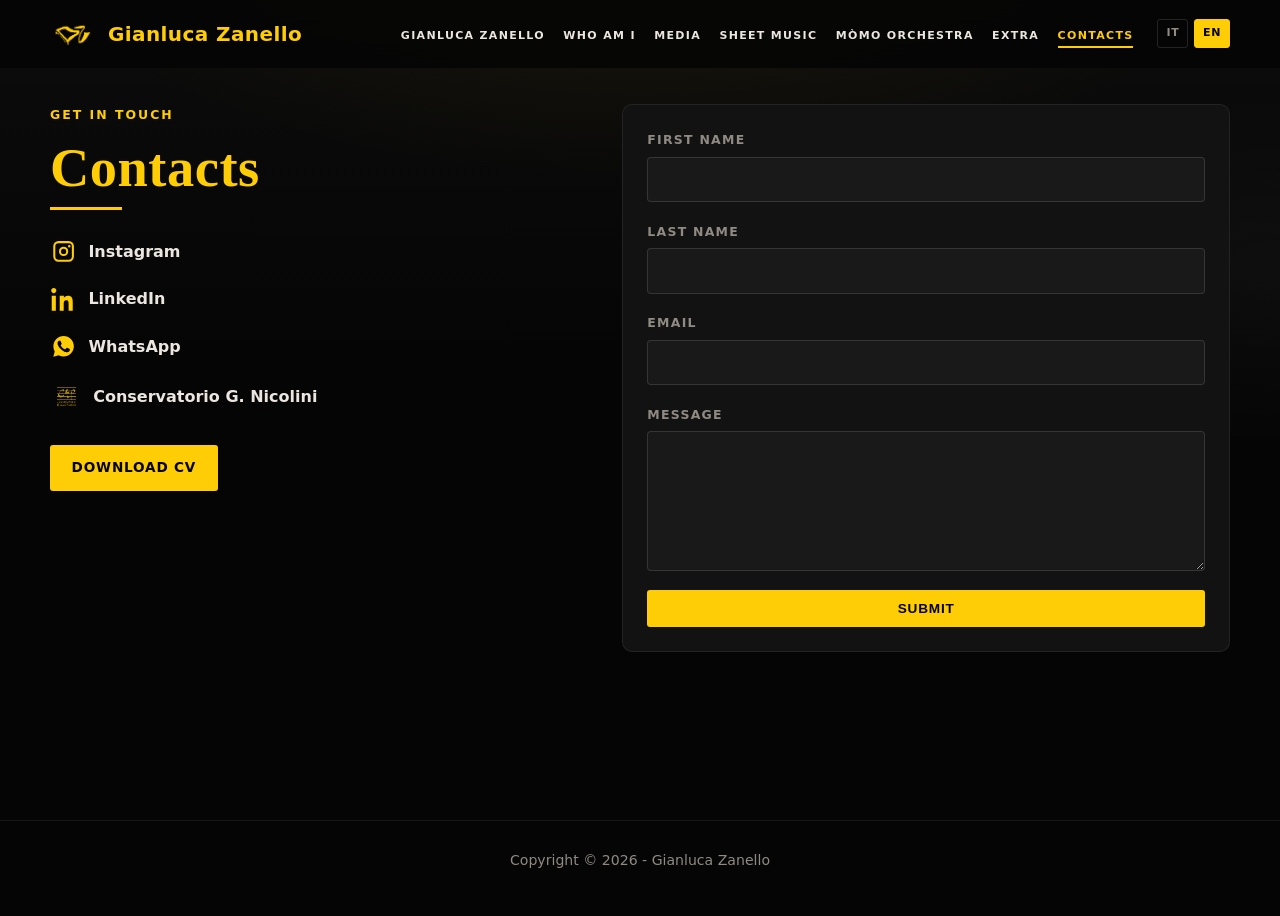
<file: site/en/contacts.html>
<!DOCTYPE html>
<html lang="en">
<head>
  <meta charset="utf-8">
  <meta name="viewport" content="width=device-width, initial-scale=1">
  <title>Contacts — Gianluca Zanello</title>
  <link rel="icon" href="../assets/img/Logo_gian_giallo.png">
  <link rel="stylesheet" href="../assets/css/site.css?v=20261126">
</head>
<body>
  <header class="site-header" id="site-header"></header>
  <main class="site-main">
    <div class="container contact-layout">
      <div>
        <p class="eyebrow">Get in touch</p>
        <h1 class="page-title contact-title">Contacts</h1>
        <ul class="social-list">
          <li>
            <a href="https://www.instagram.com/gianlucazanello/" target="_blank" rel="noopener">
              <svg class="social-icon" viewBox="0 0 24 24" aria-hidden="true" focusable="false">
                <path fill="currentColor" d="M7 2h10a5 5 0 0 1 5 5v10a5 5 0 0 1-5 5H7a5 5 0 0 1-5-5V7a5 5 0 0 1 5-5zm0 2a3 3 0 0 0-3 3v10a3 3 0 0 0 3 3h10a3 3 0 0 0 3-3V7a3 3 0 0 0-3-3H7zm10.5 1.75a1.25 1.25 0 1 1 0 2.5 1.25 1.25 0 0 1 0-2.5zM12 7.5A4.5 4.5 0 1 1 12 16.5 4.5 4.5 0 0 1 12 7.5zm0 2a2.5 2.5 0 1 0 0 5 2.5 2.5 0 0 0 0-5z"/>
              </svg>
              Instagram
            </a>
          </li>
          <li>
            <a href="https://www.linkedin.com/in/gianluca-zanello-336385285/" target="_blank" rel="noopener">
              <svg class="social-icon" viewBox="0 0 24 24" aria-hidden="true" focusable="false">
                <path fill="currentColor" d="M4.98 3.5C4.98 4.88 3.86 6 2.5 6S0 4.88 0 3.5 1.12 1 2.5 1s2.48 1.12 2.48 2.5zM.5 8.5h4V23h-4V8.5zM8.5 8.5h3.8v2h.05c.53-1 1.82-2.05 3.75-2.05 4 0 4.75 2.63 4.75 6.05V23h-4v-6.6c0-1.57-.03-3.6-2.2-3.6-2.2 0-2.54 1.72-2.54 3.5V23h-3.86V8.5z"/>
              </svg>
              LinkedIn
            </a>
          </li>
          <li>
            <a href="https://wa.me/+393343083154" target="_blank" rel="noopener">
              <svg class="social-icon" viewBox="0 0 24 24" aria-hidden="true" focusable="false">
                <path fill="currentColor" d="M12.04 2c-5.46 0-9.91 4.43-9.91 9.9 0 1.75.46 3.45 1.32 4.95L2.05 22l5.25-1.38c1.45.79 3.08 1.21 4.74 1.21 5.46 0 9.9-4.43 9.9-9.9S17.5 2 12.04 2zm5.79 14.25c-.24.68-1.41 1.25-1.96 1.33-.5.07-1.14.1-1.84-.12-.42-.13-.97-.32-1.67-.62-2.94-1.27-4.86-4.23-5.01-4.43-.15-.2-1.22-1.62-1.22-3.1 0-1.47.77-2.2 1.04-2.5.27-.3.59-.37.79-.37h.57c.18 0 .42-.07.66.5.24.58.82 2 .89 2.15.07.15.12.32.02.52-.1.2-.15.32-.3.5-.15.17-.31.38-.45.51-.15.14-.3.29-.13.56.17.28.76 1.25 1.63 2.03 1.12 1 2.07 1.32 2.36 1.47.29.15.46.12.63-.07.17-.2.73-.85.93-1.14.2-.3.4-.24.67-.15.27.1 1.72.81 2.02.96.3.15.5.22.57.34.08.13.08.74-.16 1.42z"/>
              </svg>
              WhatsApp
            </a>
          </li>
          <li>
            <a href="https://www.conservatorionicolini.com/" target="_blank" rel="noopener">
              <span class="social-icon social-icon-nicolini" aria-hidden="true"></span>
              Conservatorio G. Nicolini
            </a>
          </li>
        </ul>
        <a class="btn" href="../assets/pdf/Curriculum-in-Inglese-agg.-4-aprile-2026-copia-2.pdf" target="_blank" rel="noopener">Download CV</a>
      </div>
      <div>
        <form class="contact-form" id="contact-form" action="../send-mail.php" method="post" novalidate>
          <label>First name
            <input name="name" type="text" required autocomplete="given-name">
          </label>
          <label>Last name
            <input name="surname" type="text" required autocomplete="family-name">
          </label>
          <label>Email
            <input name="email" type="email" required autocomplete="email">
          </label>
          <label>Message
            <textarea name="message" rows="5" required></textarea>
          </label>
          <div class="hp-field" aria-hidden="true">
            <label>Company
              <input name="company" type="text" tabindex="-1" autocomplete="off">
            </label>
          </div>
          <button class="btn" type="submit">Submit</button>
          <p class="form-status" id="form-status" role="status" aria-live="polite" hidden></p>
        </form>
      </div>
    </div>
  </main>
  <footer class="site-footer" id="site-footer"></footer>
  <script>window.GZ = { lang: "en", base: "", assetBase: "../", page: "contacts" };</script>
  <script src="../assets/js/site.js"></script>
</body>
</html>
</file>
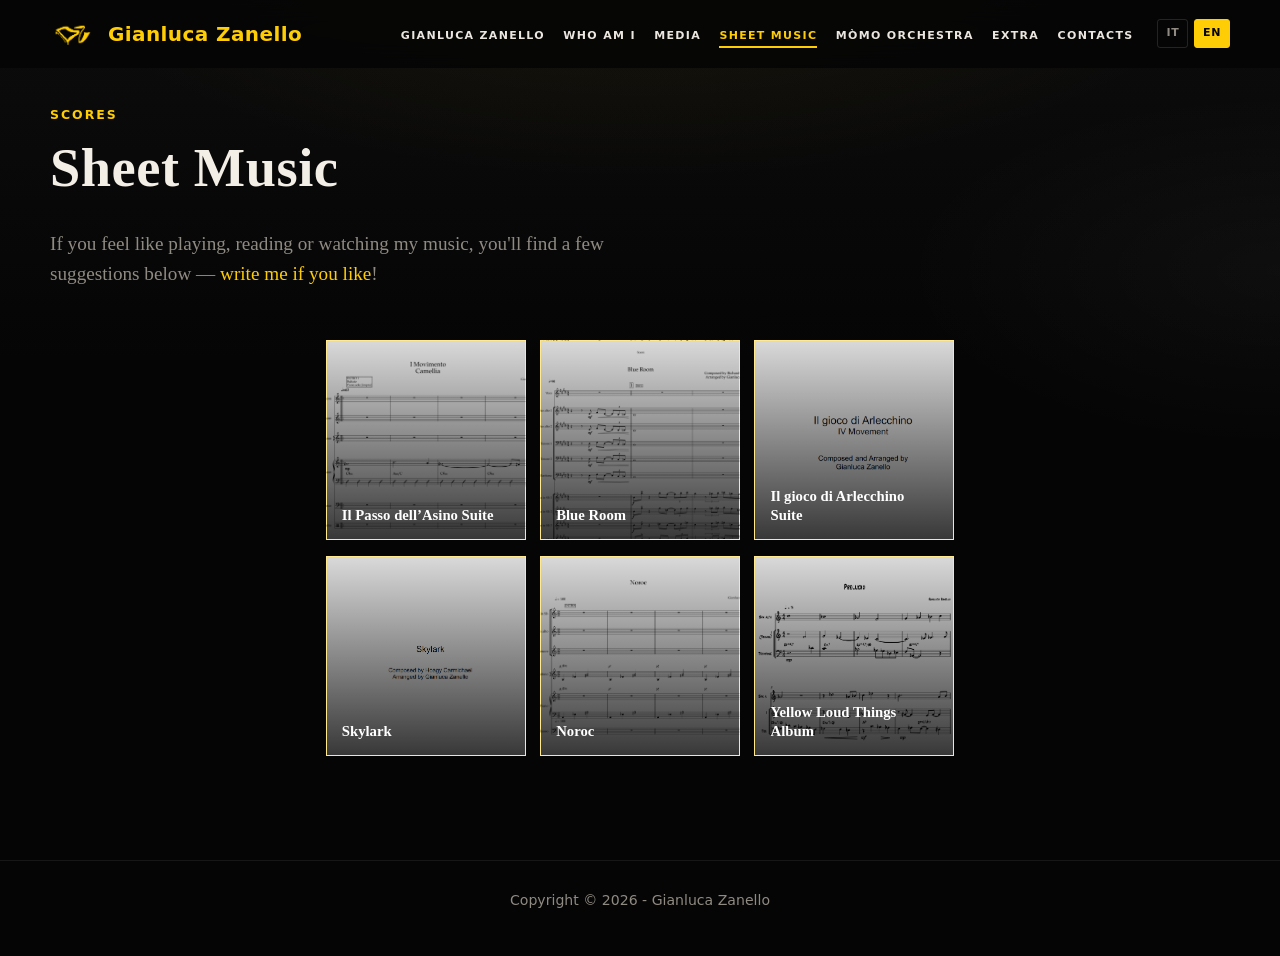
<file: site/en/sheet-music.html>
<!DOCTYPE html>
<html lang="en">
<head>
  <meta charset="utf-8">
  <meta name="viewport" content="width=device-width, initial-scale=1">
  <title>Sheet Music — Gianluca Zanello</title>
  <link rel="icon" href="../assets/img/Logo_gian_giallo.png">
  <link rel="stylesheet" href="../assets/css/site.css?v=20261126">
</head>
<body>
  <header class="site-header" id="site-header"></header>
  <main class="site-main">
    <div class="container">
      <p class="eyebrow reveal">Scores</p>
      <h1 class="page-title reveal">Sheet Music</h1>
      <blockquote class="lead reveal">If you feel like playing, reading or watching my music, you'll find a few suggestions below — <a href="contacts.html">write me if you like</a>!</blockquote>

      <div class="scores-grid">
        <div class="score-card" data-title="Il Passo dell’Asino Suite" style="background-image:url('../assets/img/passo_asino_anteprima.png')">
          <div class="score-card-inner"><div class="score-title">Il Passo dell’Asino Suite</div></div>
          <div class="score-item-data" data-title="Camelia" data-pdf="../assets/pdf/Mov-1-_Il-Passo-dell_Asino_-anteprima.pdf"></div>
          <div class="score-item-data" data-title="Il passo dell’asino" data-pdf="../assets/pdf/Mov2-_Il-Passo-dell_Asino_-anteprima.pdf"></div>
          <div class="score-item-data" data-title="Kàlathos" data-pdf="../assets/pdf/Mov3-_Il-Passo-dell_Asino_-anteprima.pdf"></div>
          <div class="score-item-data" data-title="I’ve Always Been Here" data-pdf="../assets/pdf/Mov4-_Il-Passo-dell_Asino_-Anteprima.pdf"></div>
        </div>

        <div class="score-card" data-title="Blue Room" style="background-image:url('../assets/img/blue_room_anteprima.png')">
          <div class="score-card-inner"><div class="score-title">Blue Room</div></div>
          <div class="score-item-data" data-title="Blue Room" data-pdf="../assets/pdf/Blue-Room-anteprima.pdf" data-audio="../assets/audio/Blue-room-Chet-_Boni_-Baker.mp3"></div>
        </div>

        <div class="score-card" data-title="Il gioco di Arlecchino Suite" style="background-image:url('../assets/img/arlecchino_anteprima2.png')">
          <div class="score-card-inner"><div class="score-title">Il gioco di Arlecchino Suite</div></div>
          <div class="score-item-data" data-title="Pan de Mej" data-pdf="../assets/pdf/Pag-2-I-Movement-Pan-de-Mej-di-Gianluca-Zanello.pdf" data-audio="../assets/audio/Mov-1-Pan-de-Mej-di-Gianluca-Zanello.mp3"></div>
          <div class="score-item-data" data-title="Firenze" data-pdf="../assets/pdf/Pag-2-II-Movement-Firenze-di-Gianluca-Zanello.pdf" data-audio="../assets/audio/Movimento-2-Firenze-di-Gianluca-Zanello.mp3"></div>
          <div class="score-item-data" data-title="Siendo fiel a los sueños" data-pdf="../assets/pdf/Pag-2-III-Movement-Siendo-fiel-a-los-suenos-di-Gianluca-Zanello.pdf" data-audio="../assets/audio/Mov-3-Siendo-fiel-a-los-suenos-di-Gianluca-Zanello.mp3"></div>
          <div class="score-item-data" data-title="Il gioco di Arlecchino" data-pdf="../assets/pdf/Pag-2-IV-Movement-Il-gioco-di-Arlecchino-Score-title.pdf" data-audio="../assets/audio/Mov-4-Il-Gioco-di-Arlecchino-di-Gianluca-Zanello.mp3"></div>
          <div class="score-item-data" data-title="Chacarero" data-pdf="../assets/pdf/Pag-2-V-Movement-Chacarero-di-Gianluca-Zanello.pdf" data-audio="../assets/audio/Mov-5-Chacarero-di-Gianluca-Zanello.mp3"></div>
        </div>

        <div class="score-card" data-title="Skylark" style="background-image:url('../assets/img/skylark_anteprima2.png')">
          <div class="score-card-inner"><div class="score-title">Skylark</div></div>
          <div class="score-item-data" data-title="Skylark" data-pdf="../assets/pdf/Skylark.pdf" data-audio="../assets/audio/Skylark-suonata-da-me-e-Lolliz-copia.mp3"></div>
        </div>

        <div class="score-card" data-title="Noroc" style="background-image:url('../assets/img/noroc_anteprima.png')">
          <div class="score-card-inner"><div class="score-title">Noroc</div></div>
          <div class="score-item-data" data-title="Noroc" data-pdf="../assets/pdf/Noroc-di-Gianluca-Zanello-anteprima.pdf" data-audio="../assets/audio/05-NOROC-v02.mp3"></div>
        </div>

        <div class="score-card" data-title="Yellow Loud Things Album" style="background-image:url('../assets/img/yellow_lou_anteprima.png')">
          <div class="score-card-inner"><div class="score-title">Yellow Loud Things Album</div></div>
          <div class="score-item-data" data-title="Preludio" data-pdf="../assets/pdf/preludio-Tutto-lo-spartito.pdf"></div>
          <div class="score-item-data" data-title="Acelgas" data-pdf="../assets/pdf/acelgas-anteprima.pdf"></div>
          <div class="score-item-data" data-title="Blue Whale" data-pdf="../assets/pdf/blue-whale-anteprima.pdf"></div>
          <div class="score-item-data" data-title="I am a fish" data-pdf="../assets/pdf/I-am-a-fish-anteprima.pdf"></div>
          <div class="score-item-data" data-title="Your soul, your path" data-pdf="../assets/pdf/your-soul-your-path-anteprima.pdf"></div>
          <div class="score-item-data" data-title="Room 303" data-pdf="../assets/pdf/room-303-anteprima.pdf"></div>
          <div class="score-item-data" data-title="Saturday Market" data-pdf="../assets/pdf/saturday-market-anteprima.pdf"></div>
          <div class="score-item-data" data-title="Con Alma" data-pdf="../assets/pdf/4-Con-Alma-anteprima.pdf"></div>
        </div>
      </div>

      <div class="score-drawer" id="scoreDrawer" aria-hidden="true">
        <div class="score-drawer-backdrop" data-close-drawer></div>
        <div class="score-drawer-panel" role="dialog" aria-modal="true" aria-labelledby="drawerTitle">
          <div class="score-drawer-header">
            <h2 id="drawerTitle"></h2>
            <div class="score-drawer-header-actions">
              <a class="score-open-pdf" id="scoreOpenPdf" href="#" target="_blank" rel="noopener">Open PDF</a>
              <button class="score-drawer-close" type="button" data-close-drawer aria-label="Close">×</button>
            </div>
          </div>
          <div class="score-drawer-body">
            <div class="score-sidebar">
              <nav class="score-tracklist" id="scoreTracklist" aria-label="Tracks"></nav>
              <div class="score-audio-dock" id="scoreAudioDock" hidden>
                <p class="score-audio-label" id="scoreTrackTitle"></p>
                <audio id="scoreAudio" controls class="score-audio"></audio>
              </div>
            </div>
            <div class="score-viewer">
              <iframe class="score-pdf-frame" id="scorePdfFrame" title="Sheet music"></iframe>
              <div class="score-pdf-scroll" id="scorePdfScroll" hidden>
                <div class="score-pdf-pages" id="scorePdfPages"></div>
              </div>
            </div>
          </div>
        </div>
      </div>
    </div>
  </main>
  <footer class="site-footer" id="site-footer"></footer>
  <script>window.GZ = { lang: "en", base: "", assetBase: "../", page: "spartiti" };</script>
  <script src="../assets/js/site.js"></script>
</body>
</html>
</file>
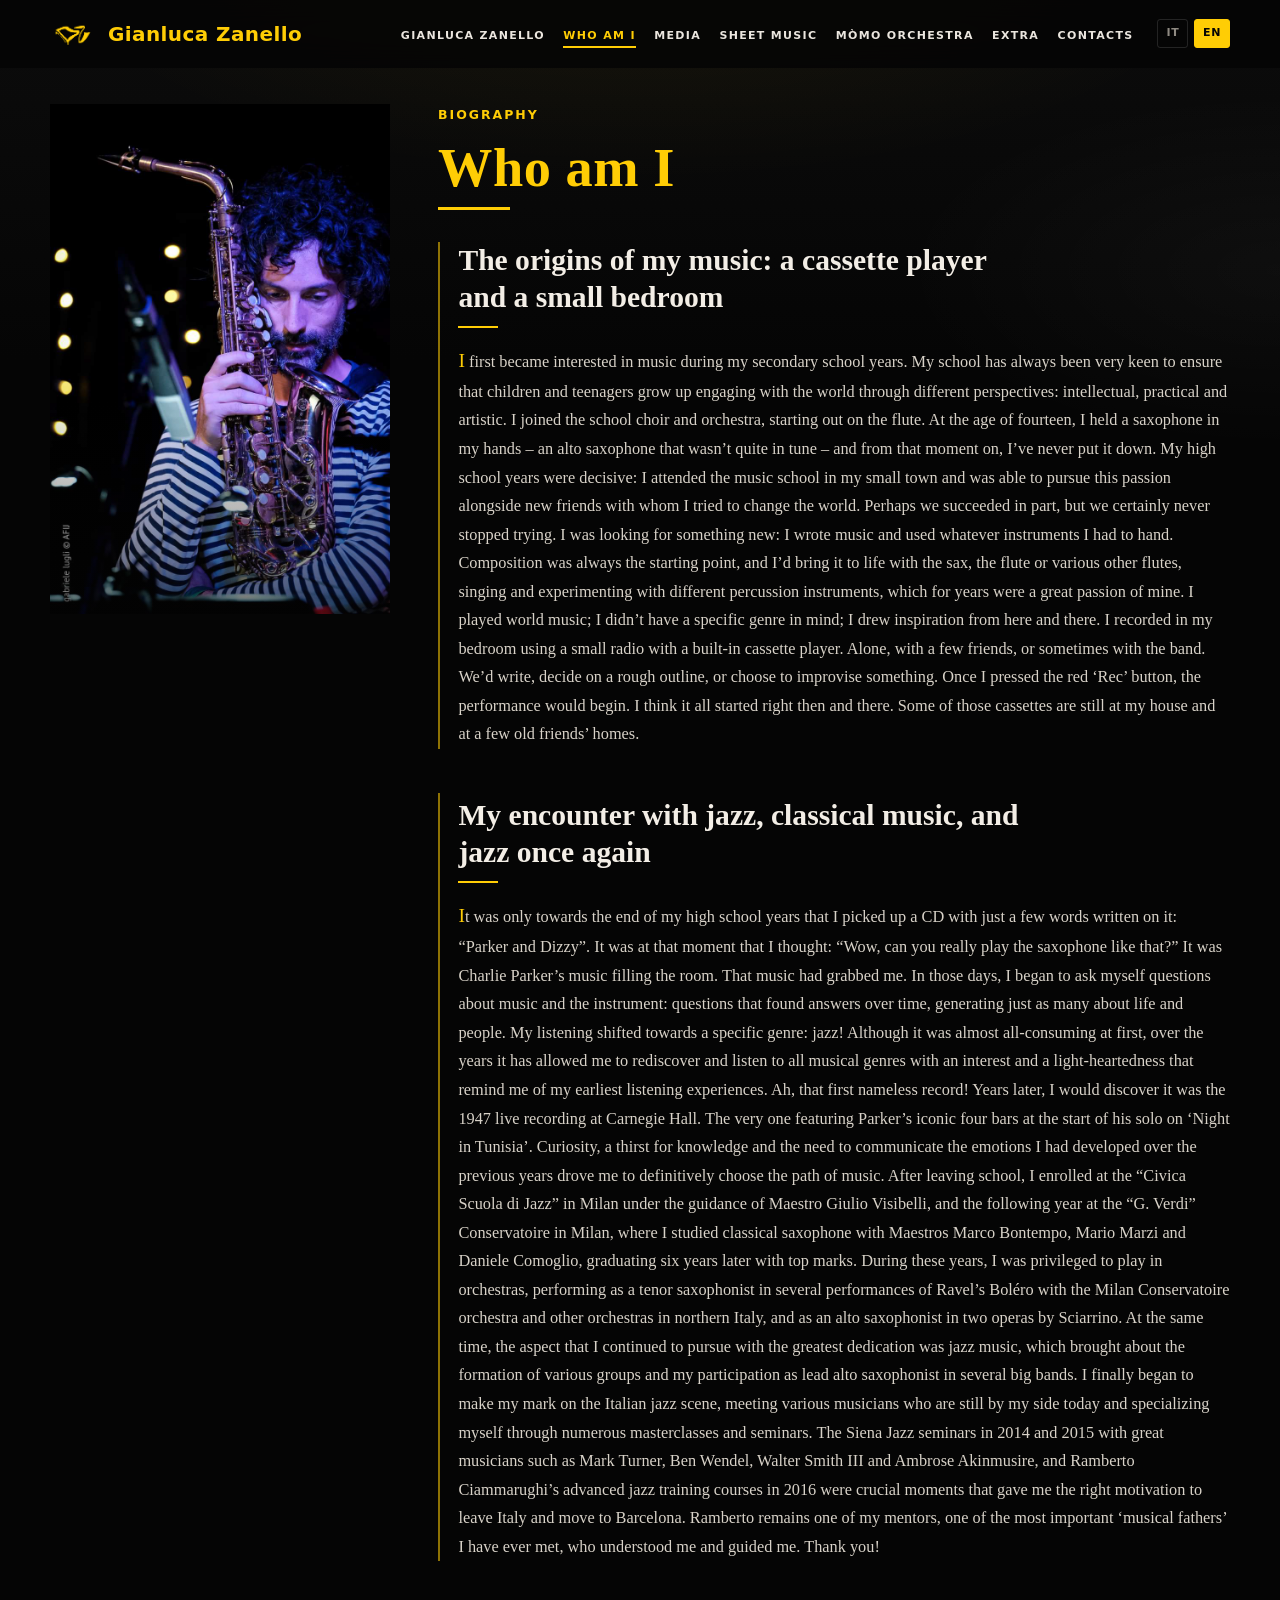
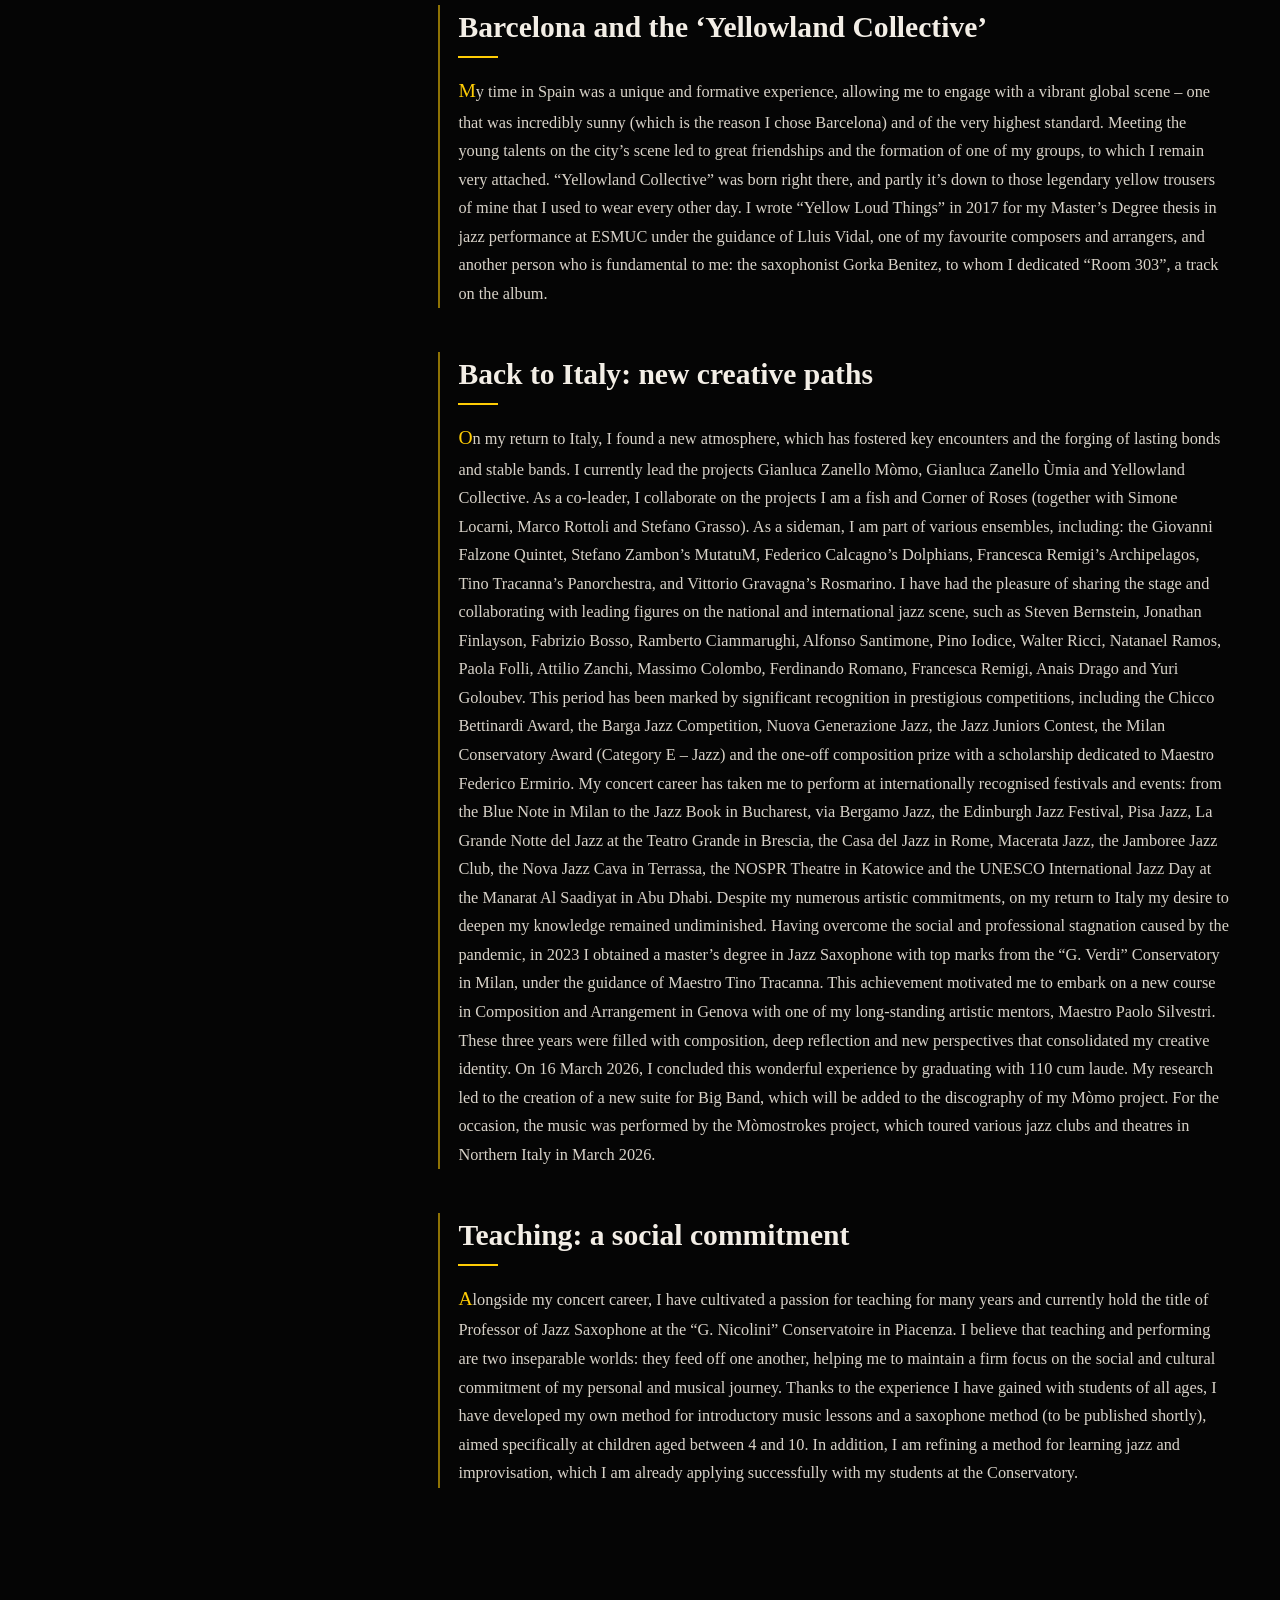
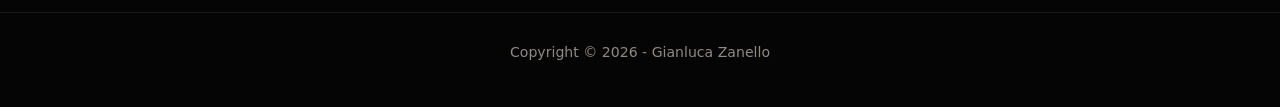
<file: site/en/who-am-i.html>
<!DOCTYPE html>
<html lang="en">
<head>
  <meta charset="utf-8">
  <meta name="viewport" content="width=device-width, initial-scale=1">
  <title>Who am I — Gianluca Zanello</title>
  <link rel="icon" href="../assets/img/Logo_gian_giallo.png">
  <link rel="stylesheet" href="../assets/css/site.css?v=20261126">
</head>
<body>
  <header class="site-header" id="site-header"></header>
  <main class="site-main">
    <div class="container about-layout">
      <aside class="about-aside reveal">
        <div class="about-photo-wrap">
          <img class="about-photo" src="../assets/img/image.png" alt="Gianluca Zanello">
        </div>
      </aside>
      <div class="about-content reveal">
        <p class="eyebrow">Biography</p>
        <h1 class="page-title about-title">Who am I</h1>

        <figure class="pullquote">
          <blockquote>
            <p class="pullquote-title">The origins of my music: a cassette player and a small bedroom</p>
            <div class="pullquote-body">
              <p>I first became interested in music during my secondary school years. My school has always been very keen to ensure that children and teenagers grow up engaging with the world through different perspectives: intellectual, practical and artistic. I joined the school choir and orchestra, starting out on the flute. At the age of fourteen, I held a saxophone in my hands – an alto saxophone that wasn’t quite in tune – and from that moment on, I’ve never put it down. My high school years were decisive: I attended the music school in my small town and was able to pursue this passion alongside new friends with whom I tried to change the world. Perhaps we succeeded in part, but we certainly never stopped trying. I was looking for something new: I wrote music and used whatever instruments I had to hand. Composition was always the starting point, and I’d bring it to life with the sax, the flute or various other flutes, singing and experimenting with different percussion instruments, which for years were a great passion of mine. I played world music; I didn’t have a specific genre in mind; I drew inspiration from here and there. I recorded in my bedroom using a small radio with a built-in cassette player. Alone, with a few friends, or sometimes with the band. We’d write, decide on a rough outline, or choose to improvise something. Once I pressed the red ‘Rec’ button, the performance would begin. I think it all started right then and there. Some of those cassettes are still at my house and at a few old friends’ homes.</p>
            </div>
          </blockquote>
        </figure>

        <figure class="pullquote">
          <blockquote>
            <p class="pullquote-title">My encounter with jazz, classical music, and jazz once again</p>
            <div class="pullquote-body">
              <p>It was only towards the end of my high school years that I picked up a CD with just a few words written on it: “Parker and Dizzy”. It was at that moment that I thought: “Wow, can you really play the saxophone like that?” It was Charlie Parker’s music filling the room. That music had grabbed me. In those days, I began to ask myself questions about music and the instrument: questions that found answers over time, generating just as many about life and people. My listening shifted towards a specific genre: jazz! Although it was almost all-consuming at first, over the years it has allowed me to rediscover and listen to all musical genres with an interest and a light-heartedness that remind me of my earliest listening experiences. Ah, that first nameless record! Years later, I would discover it was the 1947 live recording at Carnegie Hall. The very one featuring Parker’s iconic four bars at the start of his solo on ‘Night in Tunisia’. Curiosity, a thirst for knowledge and the need to communicate the emotions I had developed over the previous years drove me to definitively choose the path of music. After leaving school, I enrolled at the “Civica Scuola di Jazz” in Milan under the guidance of Maestro Giulio Visibelli, and the following year at the “G. Verdi” Conservatoire in Milan, where I studied classical saxophone with Maestros Marco Bontempo, Mario Marzi and Daniele Comoglio, graduating six years later with top marks. During these years, I was privileged to play in orchestras, performing as a tenor saxophonist in several performances of Ravel’s Boléro with the Milan Conservatoire orchestra and other orchestras in northern Italy, and as an alto saxophonist in two operas by Sciarrino. At the same time, the aspect that I continued to pursue with the greatest dedication was jazz music, which brought about the formation of various groups and my participation as lead alto saxophonist in several big bands. I finally began to make my mark on the Italian jazz scene, meeting various musicians who are still by my side today and specializing myself through numerous masterclasses and seminars. The Siena Jazz seminars in 2014 and 2015 with great musicians such as Mark Turner, Ben Wendel, Walter Smith III and Ambrose Akinmusire, and Ramberto Ciammarughi’s advanced jazz training courses in 2016 were crucial moments that gave me the right motivation to leave Italy and move to Barcelona. Ramberto remains one of my mentors, one of the most important ‘musical fathers’ I have ever met, who understood me and guided me. Thank you!</p>
            </div>
          </blockquote>
        </figure>

        <figure class="pullquote">
          <blockquote>
            <p class="pullquote-title">Barcelona and the ‘Yellowland Collective’</p>
            <div class="pullquote-body">
              <p>My time in Spain was a unique and formative experience, allowing me to engage with a vibrant global scene – one that was incredibly sunny (which is the reason I chose Barcelona) and of the very highest standard. Meeting the young talents on the city’s scene led to great friendships and the formation of one of my groups, to which I remain very attached. “Yellowland Collective” was born right there, and partly it’s down to those legendary yellow trousers of mine that I used to wear every other day. I wrote “Yellow Loud Things” in 2017 for my Master’s Degree thesis in jazz performance at ESMUC under the guidance of Lluis Vidal, one of my favourite composers and arrangers, and another person who is fundamental to me: the saxophonist Gorka Benitez, to whom I dedicated “Room 303”, a track on the album.</p>
            </div>
          </blockquote>
        </figure>

        <figure class="pullquote">
          <blockquote>
            <p class="pullquote-title">Back to Italy: new creative paths</p>
            <div class="pullquote-body">
              <p>On my return to Italy, I found a new atmosphere, which has fostered key encounters and the forging of lasting bonds and stable bands. I currently lead the projects Gianluca Zanello Mòmo, Gianluca Zanello Ùmia and Yellowland Collective. As a co-leader, I collaborate on the projects I am a fish and Corner of Roses (together with Simone Locarni, Marco Rottoli and Stefano Grasso). As a sideman, I am part of various ensembles, including: the Giovanni Falzone Quintet, Stefano Zambon’s MutatuM, Federico Calcagno’s Dolphians, Francesca Remigi’s Archipelagos, Tino Tracanna’s Panorchestra, and Vittorio Gravagna’s Rosmarino. I have had the pleasure of sharing the stage and collaborating with leading figures on the national and international jazz scene, such as Steven Bernstein, Jonathan Finlayson, Fabrizio Bosso, Ramberto Ciammarughi, Alfonso Santimone, Pino Iodice, Walter Ricci, Natanael Ramos, Paola Folli, Attilio Zanchi, Massimo Colombo, Ferdinando Romano, Francesca Remigi, Anais Drago and Yuri Goloubev. This period has been marked by significant recognition in prestigious competitions, including the Chicco Bettinardi Award, the Barga Jazz Competition, Nuova Generazione Jazz, the Jazz Juniors Contest, the Milan Conservatory Award (Category E – Jazz) and the one-off composition prize with a scholarship dedicated to Maestro Federico Ermirio. My concert career has taken me to perform at internationally recognised festivals and events: from the Blue Note in Milan to the Jazz Book in Bucharest, via Bergamo Jazz, the Edinburgh Jazz Festival, Pisa Jazz, La Grande Notte del Jazz at the Teatro Grande in Brescia, the Casa del Jazz in Rome, Macerata Jazz, the Jamboree Jazz Club, the Nova Jazz Cava in Terrassa, the NOSPR Theatre in Katowice and the UNESCO International Jazz Day at the Manarat Al Saadiyat in Abu Dhabi. Despite my numerous artistic commitments, on my return to Italy my desire to deepen my knowledge remained undiminished. Having overcome the social and professional stagnation caused by the pandemic, in 2023 I obtained a master’s degree in Jazz Saxophone with top marks from the “G. Verdi” Conservatory in Milan, under the guidance of Maestro Tino Tracanna. This achievement motivated me to embark on a new course in Composition and Arrangement in Genova with one of my long-standing artistic mentors, Maestro Paolo Silvestri. These three years were filled with composition, deep reflection and new perspectives that consolidated my creative identity. On 16 March 2026, I concluded this wonderful experience by graduating with 110 cum laude. My research led to the creation of a new suite for Big Band, which will be added to the discography of my Mòmo project. For the occasion, the music was performed by the Mòmostrokes project, which toured various jazz clubs and theatres in Northern Italy in March 2026.</p>
            </div>
          </blockquote>
        </figure>

        <figure class="pullquote">
          <blockquote>
            <p class="pullquote-title">Teaching: a social commitment</p>
            <div class="pullquote-body">
              <p>Alongside my concert career, I have cultivated a passion for teaching for many years and currently hold the title of Professor of Jazz Saxophone at the “G. Nicolini” Conservatoire in Piacenza. I believe that teaching and performing are two inseparable worlds: they feed off one another, helping me to maintain a firm focus on the social and cultural commitment of my personal and musical journey. Thanks to the experience I have gained with students of all ages, I have developed my own method for introductory music lessons and a saxophone method (to be published shortly), aimed specifically at children aged between 4 and 10. In addition, I am refining a method for learning jazz and improvisation, which I am already applying successfully with my students at the Conservatory.</p>
            </div>
          </blockquote>
        </figure>
      </div>
    </div>
  </main>
  <footer class="site-footer" id="site-footer"></footer>
  <script>window.GZ = { lang: "en", base: "", assetBase: "../", page: "about" };</script>
  <script src="../assets/js/site.js"></script>
</body>
</html>
</file>
<file: site/assets/css/site.css>
:root {
  --yellow: #ffcd05;
  --yellow-deep: #e6b800;
  --ink: #050505;
  --ink-soft: #0c0c0c;
  --surface: #121212;
  --surface-2: #1a1a1a;
  --text: #ebe6df;
  --heading: #f3eee6;
  --muted: #8f8a82;
  --white: #ffffff;
  --max: 1180px;
  --prose: 42rem;
  --header-h: 68px;
  --radius: 10px;
  --font: system-ui, -apple-system, BlinkMacSystemFont, "Segoe UI", Roboto, Helvetica, Arial, sans-serif;
  --display: Georgia, "Times New Roman", Times, serif;
  --typewriter: "Courier New", Courier, ui-monospace, monospace;
}

*,
*::before,
*::after {
  box-sizing: border-box;
}

html {
  scroll-behavior: smooth;
  overflow-x: hidden;
  max-width: 100%;
}

body {
  margin: 0;
  font-family: var(--font);
  font-size: 16px;
  line-height: 1.7;
  color: var(--text);
  background-color: var(--ink);
  background-image:
    radial-gradient(ellipse 90% 55% at 50% -10%, rgba(255, 205, 5, 0.07), transparent 55%),
    radial-gradient(ellipse 60% 40% at 100% 30%, rgba(255, 255, 255, 0.03), transparent 50%),
    linear-gradient(180deg, var(--ink-soft) 0%, var(--ink) 40%, var(--ink) 100%);
  background-attachment: fixed;
  min-height: 100vh;
  overflow-x: hidden;
  max-width: 100%;
  position: relative;
}

img {
  max-width: 100%;
  height: auto;
  display: block;
}

a {
  color: var(--yellow);
  text-decoration: none;
  transition: color 0.2s ease, opacity 0.2s ease;
}

a:hover {
  color: var(--yellow-deep);
}

h1,
h2,
h3,
h4 {
  font-family: var(--display);
  font-weight: 700;
  color: var(--heading);
  line-height: 1.2;
  margin: 0 0 0.55em;
  letter-spacing: 0.01em;
}

h1 {
  font-size: clamp(2.2rem, 5vw, 3.4rem);
}

h2 {
  font-size: clamp(1.6rem, 3.2vw, 2.25rem);
}

h3 {
  font-size: 1.4rem;
}

h4 {
  font-size: 1.15rem;
  font-family: var(--font);
  font-weight: 600;
  letter-spacing: 0.08em;
  text-transform: uppercase;
  color: var(--muted);
}

p {
  margin: 0 0 1.05em;
}

.container {
  width: min(100% - 2.5rem, var(--max));
  margin-inline: auto;
}

/* �� Header �� */
.site-header {
  position: sticky;
  top: 0;
  z-index: 100;
  height: var(--header-h);
  background: rgba(5, 5, 5, 0.88);
  border-bottom: 1px solid transparent;
  backdrop-filter: blur(14px);
  -webkit-backdrop-filter: blur(14px);
  transform: translateY(0);
  transition:
    border-color 0.28s ease,
    background 0.28s ease,
    transform 0.38s cubic-bezier(0.22, 1, 0.36, 1),
    box-shadow 0.28s ease,
    opacity 0.35s ease,
    filter 0.35s ease;
}

.site-header.is-scrolled {
  border-bottom-color: rgba(255, 205, 5, 0.4);
  background: rgba(5, 5, 5, 0.96);
  box-shadow: 0 10px 30px rgba(0, 0, 0, 0.28);
}

.site-header.is-hidden {
  transform: translateY(-110%);
}

.site-header.is-menu-open {
  transform: translateY(0);
  background: #050505;
}

.header-inner {
  height: 100%;
  display: flex;
  align-items: center;
  justify-content: space-between;
  gap: 1rem;
}

.logo {
  display: flex;
  align-items: center;
  gap: 0.75rem;
}

.logo img {
  width: 46px;
  height: 46px;
  object-fit: contain;
  transition: transform 0.4s cubic-bezier(0.22, 1, 0.36, 1);
}

.logo:hover img {
  transform: rotate(-8deg) scale(1.06);
}

.logo-text {
  font-family: var(--font);
  color: var(--yellow);
  font-weight: 700;
  font-size: 1.25rem;
  letter-spacing: 0.02em;
  transition: letter-spacing 0.3s ease, opacity 0.3s ease;
}

.logo:hover .logo-text {
  letter-spacing: 0.04em;
}

.nav-desktop {
  display: flex;
  align-items: center;
  gap: 0.2rem 1.15rem;
  list-style: none;
  margin: 0;
  padding: 0;
}

.nav-desktop > ul.nav-desktop {
  display: contents;
}

.nav-desktop a {
  position: relative;
  color: var(--text);
  font-size: 11px;
  font-weight: 700;
  text-transform: uppercase;
  letter-spacing: 0.12em;
  padding: 0.35rem 0;
  transition: color 0.25s ease;
}

.nav-desktop a::after {
  content: "";
  position: absolute;
  left: 0;
  bottom: 0;
  width: 100%;
  height: 2px;
  background: var(--yellow);
  transform: scaleX(0);
  transform-origin: left center;
  transition: transform 0.3s cubic-bezier(0.22, 1, 0.36, 1);
}

.nav-desktop a:hover,
.nav-desktop a[aria-current="page"] {
  color: var(--yellow);
}

.nav-desktop a:hover::after,
.nav-desktop a[aria-current="page"]::after {
  transform: scaleX(1);
}

.lang-switch {
  display: flex;
  gap: 0.35rem;
  margin-left: 0.35rem;
}

.lang-switch a {
  color: var(--muted);
  font-size: 11px;
  font-weight: 700;
  text-transform: uppercase;
  border: 1px solid rgba(255, 255, 255, 0.12);
  padding: 0.25rem 0.5rem;
  border-radius: 3px;
  letter-spacing: 0.06em;
  transition: color 0.2s ease, background 0.2s ease, border-color 0.2s ease, transform 0.2s ease;
}

.lang-switch a:hover {
  color: var(--yellow);
  border-color: rgba(255, 205, 5, 0.45);
  transform: translateY(-1px);
}

.lang-switch a.is-active {
  color: var(--ink);
  background: var(--yellow);
  border-color: var(--yellow);
}

.menu-toggle {
  display: none;
  background: transparent;
  border: 0;
  color: var(--white);
  width: 42px;
  height: 42px;
  cursor: pointer;
  padding: 0;
  z-index: 102;
  transition: color 0.2s ease;
}

.menu-toggle:hover {
  color: var(--yellow);
}

.menu-toggle span {
  display: block;
  width: 20px;
  height: 2px;
  background: currentColor;
  margin: 5px auto;
  transition: transform 0.32s cubic-bezier(0.22, 1, 0.36, 1), opacity 0.2s ease;
}

.menu-toggle[aria-expanded="true"] span:nth-child(1) {
  transform: translateY(7px) rotate(45deg);
}

.menu-toggle[aria-expanded="true"] span:nth-child(2) {
  opacity: 0;
  transform: scaleX(0);
}

.menu-toggle[aria-expanded="true"] span:nth-child(3) {
  transform: translateY(-7px) rotate(-45deg);
}

.nav-mobile {
  display: none;
  position: fixed;
  inset: var(--header-h) 0 0 0;
  width: 100%;
  max-width: 100%;
  height: calc(100dvh - var(--header-h));
  background: transparent;
  padding: 0;
  border: 0;
  box-shadow: none;
  overflow: hidden;
  z-index: 101;
  visibility: hidden;
  pointer-events: none;
  transform: none;
}

.nav-mobile.is-open {
  visibility: visible;
  pointer-events: auto;
}

.nav-mobile ul {
  list-style: none;
  position: absolute;
  top: 0;
  right: 0;
  margin: 0;
  width: min(90vw, 360px);
  max-width: 100%;
  height: 100%;
  padding: 1.75rem 1.5rem 2.5rem;
  display: flex;
  flex-direction: column;
  gap: 0.35rem;
  background: #080808;
  border-left: 1px solid rgba(255, 205, 5, 0.28);
  box-shadow: -18px 0 48px rgba(0, 0, 0, 0.55);
  overflow-y: auto;
  -webkit-overflow-scrolling: touch;
  transform: translateX(100%);
  transition: transform 0.4s cubic-bezier(0.22, 1, 0.36, 1);
}

.nav-mobile.is-open ul {
  transform: translateX(0);
}

.nav-mobile li {
  opacity: 0;
  transform: translateX(18px);
  transition:
    opacity 0.35s ease,
    transform 0.4s cubic-bezier(0.22, 1, 0.36, 1);
}

.nav-mobile.is-open li {
  opacity: 1;
  transform: none;
}

.nav-mobile.is-open li:nth-child(1) { transition-delay: 0.05s; }
.nav-mobile.is-open li:nth-child(2) { transition-delay: 0.09s; }
.nav-mobile.is-open li:nth-child(3) { transition-delay: 0.13s; }
.nav-mobile.is-open li:nth-child(4) { transition-delay: 0.17s; }
.nav-mobile.is-open li:nth-child(5) { transition-delay: 0.21s; }
.nav-mobile.is-open li:nth-child(6) { transition-delay: 0.25s; }
.nav-mobile.is-open li:nth-child(7) { transition-delay: 0.29s; }
.nav-mobile.is-open li:nth-child(8) { transition-delay: 0.33s; }

.nav-mobile a {
  display: block;
  color: var(--heading);
  font-family: var(--font);
  font-size: 1.15rem;
  font-weight: 700;
  letter-spacing: 0.08em;
  text-transform: uppercase;
  padding: 0.55rem 0.15rem;
  border-bottom: 1px solid rgba(255, 255, 255, 0.06);
  transition: color 0.25s ease, padding-left 0.25s ease, border-color 0.25s ease;
}

.nav-mobile a:hover,
.nav-mobile a[aria-current="page"] {
  color: var(--yellow);
  padding-left: 0.45rem;
  border-bottom-color: rgba(255, 205, 5, 0.35);
}

.nav-mobile .lang-switch {
  margin-top: 1.25rem;
  margin-left: 0;
  gap: 0.5rem;
}

.nav-mobile .lang-switch a {
  font-family: var(--font);
  font-size: 0.78rem;
  padding: 0.4rem 0.75rem;
  border-bottom: 0;
}

.nav-backdrop {
  position: fixed;
  inset: 0;
  background: rgba(0, 0, 0, 0.72);
  z-index: 100;
  opacity: 0;
  visibility: hidden;
  pointer-events: none;
  transition: opacity 0.35s ease, visibility 0.35s ease;
}

.nav-backdrop.is-open {
  opacity: 1;
  visibility: visible;
  pointer-events: auto;
}

body.is-nav-open {
  overflow: hidden;
}

/* �� Main / motion �� */
.site-main {
  padding: 2.25rem 0 5rem;
  min-height: calc(100vh - var(--header-h) - 80px);
  opacity: 0;
  transform: translateY(10px);
  transition: opacity 0.55s ease, transform 0.55s cubic-bezier(0.22, 1, 0.36, 1);
}

html.is-ready .site-main {
  opacity: 1;
  transform: none;
}

html.is-leaving .site-main {
  opacity: 0;
  transform: translateY(8px);
  transition-duration: 0.28s;
}

html.is-leaving-cover .site-header,
html.is-leaving-cover .site-footer,
html.is-leaving-cover .site-main > .container > *:not(.album-cover-section) {
  opacity: 0;
  transform: translateY(10px);
  filter: blur(2px);
  pointer-events: none;
  transition:
    opacity 0.4s ease,
    transform 0.45s cubic-bezier(0.22, 1, 0.36, 1),
    filter 0.4s ease;
}

html.is-leaving-cover .album-cover-section {
  position: relative;
  z-index: 30;
  opacity: 1 !important;
  transform: none !important;
  filter: none !important;
  transition: none;
}

.reveal {
  opacity: 0;
  transform: translateY(22px);
  transition: opacity 0.75s cubic-bezier(0.22, 1, 0.36, 1), transform 0.75s cubic-bezier(0.22, 1, 0.36, 1);
}

.reveal.is-visible {
  opacity: 1;
  transform: none;
}

.page-title {
  margin-bottom: 1.75rem;
}

.eyebrow {
  font-family: var(--font);
  font-size: 0.78rem;
  font-weight: 700;
  letter-spacing: 0.16em;
  text-transform: uppercase;
  color: var(--yellow);
  margin: 0 0 0.65rem;
}

.eyebrow-wip {
  color: var(--muted);
  letter-spacing: 0.12em;
}

.lead,
blockquote {
  border: 0;
  margin: 0 0 1.75rem;
  padding: 0;
  color: var(--muted);
  font-family: var(--display);
  font-style: normal;
  font-size: 1.2rem;
  line-height: 1.55;
  max-width: 38rem;
}

.prose {
  max-width: none;
}

.prose article {
  max-width: var(--prose);
}

.prose section {
  margin-bottom: 2.75rem;
  padding-top: 0.25rem;
  border-top: 1px solid rgba(255, 255, 255, 0.06);
}

.prose section:first-of-type {
  border-top: 0;
  padding-top: 0;
}

.prose h2,
.prose h3 {
  margin-top: 0.35rem;
  margin-bottom: 0.85rem;
}

.prose p {
  font-size: 1.02rem;
  color: #d8d2c8;
}

.about-layout {
  display: grid;
  grid-template-columns: minmax(240px, 340px) 1fr;
  gap: 3rem;
  align-items: start;
}

.about-aside {
  position: sticky;
  top: calc(var(--header-h) + 1.25rem);
}

.about-content {
  min-width: 0;
}

.about-title {
  color: var(--yellow);
  margin-bottom: 2rem;
  position: relative;
  display: inline-block;
  padding-bottom: 0.55rem;
}

.about-title::after {
  content: "";
  position: absolute;
  left: 0;
  bottom: 0;
  width: 100%;
  max-width: 4.5rem;
  height: 3px;
  background: var(--yellow);
}

.about-photo-wrap {
  position: relative;
  border-radius: 0;
  overflow: hidden;
  background: var(--surface);
}

.about-photo-wrap::after {
  content: "";
  position: absolute;
  inset: 0;
  background: linear-gradient(to top, rgba(5, 5, 5, 0.55), transparent 42%);
  pointer-events: none;
}

.about-photo {
  width: 100%;
  display: block;
}

.about-photo-caption {
  position: absolute;
  left: 1rem;
  bottom: 0.9rem;
  z-index: 1;
  font-family: var(--display);
  font-size: 1.15rem;
  color: var(--yellow);
}

/* Bio sections � accenti gialli leggeri, no box */
.pullquote {
  margin: 0 0 2.75rem;
  padding: 0 0 0 1.15rem;
  border: 0;
  border-left: 2px solid rgba(255, 205, 5, 0.55);
  background: transparent;
  position: relative;
}

.pullquote + .pullquote {
  padding-top: 0.25rem;
}

.pullquote blockquote {
  margin: 0;
  padding: 0;
  border: 0;
  font-style: normal;
  max-width: none;
  color: var(--text);
  position: relative;
}

.pullquote-title {
  position: relative;
  font-family: var(--display);
  font-size: clamp(1.35rem, 2.6vw, 1.85rem);
  font-style: normal;
  font-weight: 700;
  color: var(--heading);
  margin: 0 0 1rem;
  line-height: 1.25;
  max-width: 36rem;
  padding-bottom: 0.75rem;
}

.pullquote-title::after {
  content: "";
  position: absolute;
  left: 0;
  bottom: 0;
  width: 2.5rem;
  height: 2px;
  background: var(--yellow);
}

.pullquote-body {
  position: relative;
}

.pullquote-body p {
  margin: 0;
  font-size: 1.02rem;
  line-height: 1.75;
  color: #d8d2c8;
}

.pullquote-body p + p {
  margin-top: 1em;
}

.pullquote-body > p:first-child::first-letter {
  color: var(--yellow);
  font-family: var(--display);
  font-size: 1.2em;
}


/* �� Home �� */
.home-hero {
  margin-bottom: 1.5rem;
}

.home-hero .brand-mark {
  display: none;
}

.home-hero h1 {
  color: var(--yellow);
  margin-bottom: 0.35rem;
}

.musician-grid {
  display: grid;
  grid-template-columns: repeat(7, minmax(0, 1fr));
  gap: 1.15rem;
  margin: 1.75rem 0 0;
  align-items: stretch;
}

.musician-grid .featured {
  grid-column: auto;
}

.musician-grid .video-card {
  border-radius: 1rem;
}

.musician-grid .mute-btn {
  border-radius: 0.55rem;
}

.video-card {
  position: relative;
  border-radius: 0;
  overflow: hidden;
  background: #000;
  aspect-ratio: 16 / 10;
  border: 1px solid rgba(255, 255, 255, 0.08);
  transition: border-color 0.3s ease, box-shadow 0.3s ease;
  cursor: pointer;
}

.video-card.featured {
  aspect-ratio: 16 / 10;
}

.video-card::after {
  content: "";
  position: absolute;
  inset: 0;
  background: linear-gradient(to top, rgba(0, 0, 0, 0.72) 0%, rgba(0, 0, 0, 0.15) 38%, transparent 58%);
  pointer-events: none;
  z-index: 1;
}

.video-card:hover {
  border-color: rgba(255, 205, 5, 0.45);
  box-shadow: 0 0 0 1px rgba(255, 205, 5, 0.2);
  z-index: 2;
}

.video-card.is-playing {
  border-color: var(--yellow);
  box-shadow: 0 0 0 1px var(--yellow), 0 10px 28px rgba(0, 0, 0, 0.4);
}

.video-card video {
  width: 100%;
  height: 100%;
  object-fit: cover;
  display: block;
  transition: transform 0.7s cubic-bezier(0.2, 0.7, 0.2, 1);
  pointer-events: none;
}

.video-card:hover video {
  transform: scale(1.05);
}

.video-card .label {
  position: absolute;
  left: 0;
  right: 0;
  bottom: 0;
  z-index: 2;
  margin: 0;
  padding: 0.55rem 0.55rem 0.5rem;
  color: var(--heading);
  font-family: var(--font);
  font-size: clamp(0.58rem, 0.85vw, 0.72rem);
  font-weight: 600;
  letter-spacing: 0.08em;
  text-transform: uppercase;
  line-height: 1.25;
  pointer-events: none;
  background: transparent;
}

.mute-btn {
  position: absolute;
  top: 0.4rem;
  right: 0.4rem;
  z-index: 3;
  width: 28px;
  height: 28px;
  padding: 0;
  border-radius: 0;
  border: 1px solid rgba(255, 255, 255, 0.28);
  background: rgba(0, 0, 0, 0.55);
  color: var(--white);
  cursor: pointer;
  display: inline-flex;
  align-items: center;
  justify-content: center;
  transition: background 0.2s ease, border-color 0.2s ease, color 0.2s ease;
}

.mute-btn svg {
  width: 14px;
  height: 14px;
  display: block;
  fill: currentColor;
}

.mute-btn:hover {
  background: rgba(255, 205, 5, 0.2);
  border-color: var(--yellow);
  color: var(--yellow);
}

.video-card.is-playing .mute-btn {
  background: var(--yellow);
  border-color: var(--yellow);
  color: var(--ink);
}

.home-section {
  margin: 4.5rem 0;
}

.home-section + .home-section {
  margin-top: 4rem;
}

.album-cover-section {
  display: grid;
  grid-template-columns: 1fr auto 1fr;
  align-items: center;
  gap: 1.5rem 2rem;
  margin: 3.25rem 0 2.5rem;
}

.album-cover-section .eyebrow {
  grid-column: 1;
  justify-self: end;
  margin: 0;
  text-align: right;
  white-space: nowrap;
  font-size: clamp(0.95rem, 1.4vw, 1.15rem);
}

.album-cover-section .album-cover-link {
  grid-column: 2;
  justify-self: center;
}

.album-cover-section .album-date {
  grid-column: 3;
  justify-self: start;
  margin: 0;
  text-align: left;
  white-space: nowrap;
  color: var(--yellow);
  font-size: clamp(0.95rem, 1.4vw, 1.15rem);
}

.album-cover-link {
  display: block;
  width: min(100%, 320px);
  color: inherit;
  text-decoration: none;
  cursor: pointer;
  outline: none;
  -webkit-tap-highlight-color: transparent;
}

.album-cover-link:focus-visible .album-cover img {
  box-shadow:
    0 22px 56px rgba(0, 0, 0, 0.5),
    0 0 0 2px var(--yellow);
}

.album-cover {
  margin: 0;
  width: 100%;
  aspect-ratio: 1;
  position: relative;
  isolation: isolate;
}

.album-cover::before {
  content: "";
  position: absolute;
  inset: -14% -10%;
  background: radial-gradient(ellipse at 50% 55%, rgba(45, 90, 180, 0.26), transparent 68%);
  pointer-events: none;
  opacity: 0;
  transition: opacity 1.1s ease, transform 0.55s ease;
  z-index: 0;
}

.album-cover::after {
  content: "";
  position: absolute;
  inset: 0;
  z-index: 2;
  pointer-events: none;
  background: linear-gradient(
    115deg,
    transparent 32%,
    rgba(255, 255, 255, 0.18) 48%,
    transparent 64%
  );
  transform: translateX(-130%) skewX(-12deg);
  opacity: 0;
}

.album-cover img {
  position: relative;
  z-index: 1;
  width: 100%;
  height: 100%;
  object-fit: cover;
  border: 1px solid rgba(255, 255, 255, 0.1);
  box-shadow:
    0 18px 48px rgba(0, 0, 0, 0.45),
    0 0 0 1px rgba(255, 205, 5, 0.08);
  transform: scale(0.96) translateY(18px);
  opacity: 0;
  transform-origin: center center;
  transition:
    opacity 1s cubic-bezier(0.22, 1, 0.36, 1),
    transform 0.55s cubic-bezier(0.22, 1, 0.36, 1),
    box-shadow 0.45s ease,
    filter 0.45s ease,
    border-color 0.35s ease;
}

.album-cover-section.reveal.is-visible .album-cover::before {
  opacity: 1;
}

.album-cover-section.reveal.is-visible .album-cover img {
  opacity: 1;
  transform: none;
  animation: album-cover-float 7s ease-in-out 1.1s infinite;
}

.album-cover-link:active:not(.is-exiting) .album-cover img {
  animation: none;
  transform: translateY(-4px) scale(0.985);
  transition-duration: 0.12s;
  filter: brightness(0.97);
  box-shadow:
    0 12px 28px rgba(0, 0, 0, 0.5),
    0 0 0 1px rgba(255, 205, 5, 0.35);
}

.album-cover-link.is-exiting {
  pointer-events: none;
  z-index: 5;
}

.album-cover-link.is-exiting .album-cover img {
  animation: album-cover-exit 0.72s cubic-bezier(0.22, 1, 0.36, 1) forwards;
}

.album-cover-link.is-exiting .album-cover::before {
  animation: album-cover-glow-exit 0.72s ease forwards;
}

.album-cover-link.is-exiting .album-cover::after {
  opacity: 1;
  animation: album-cover-shine 0.55s cubic-bezier(0.22, 1, 0.36, 1) forwards;
}

@keyframes album-cover-float {
  0%,
  100% {
    transform: translateY(0) scale(1);
  }
  50% {
    transform: translateY(-10px) scale(1.015);
  }
}

@keyframes album-cover-shine {
  0% {
    transform: translateX(-130%) skewX(-12deg);
    opacity: 0;
  }
  25% {
    opacity: 1;
  }
  100% {
    transform: translateX(130%) skewX(-12deg);
    opacity: 0;
  }
}

@keyframes album-cover-exit {
  0% {
    transform: translateY(-4px) scale(0.985);
    opacity: 1;
    filter: brightness(1);
  }
  35% {
    transform: translateY(-18px) scale(1.08);
    opacity: 1;
    filter: brightness(1.08) saturate(1.05);
  }
  100% {
    transform: translateY(-42px) scale(1.32);
    opacity: 0;
    filter: brightness(1.25) saturate(1.1);
  }
}

@keyframes album-cover-glow-exit {
  0% {
    opacity: 1;
    transform: scale(1.08);
  }
  100% {
    opacity: 0;
    transform: scale(1.45);
  }
}

.gz-card#il-passo-dell-asino {
  scroll-margin-top: calc(var(--header-h) + 1.5rem);
}

.gz-card#il-passo-dell-asino.is-spotlight .gz-card-cover {
  border-color: rgba(255, 205, 5, 0.65);
  box-shadow: 0 0 0 1px rgba(255, 205, 5, 0.35), 0 14px 36px rgba(0, 0, 0, 0.45);
  animation: album-card-pulse 1.4s ease;
}

@keyframes album-card-pulse {
  0% {
    transform: scale(0.96);
    opacity: 0.7;
  }
  60% {
    transform: scale(1.03);
    opacity: 1;
  }
  100% {
    transform: none;
    opacity: 1;
  }
}

.poem {
  max-width: none;
  margin: 0;
  text-align: left;
  white-space: pre-line;
  color: var(--heading);
  font-family: var(--typewriter);
  font-style: normal;
  font-size: clamp(0.82rem, 1.15vw, 0.95rem);
  line-height: 1.65;
  letter-spacing: 0.01em;
  background: none;
  border: 0;
  border-left: 3px solid var(--yellow);
  padding: 0 0 0 1.05rem;
}

.home-split {
  display: grid;
  grid-template-columns: 1.15fr minmax(240px, 1fr);
  gap: 1.75rem 2.25rem;
  align-items: center;
}

.home-split-reverse {
  grid-template-columns: minmax(240px, 1fr) 1.15fr;
}

.home-split-copy {
  min-width: 0;
}

.home-split .home-cta {
  text-align: left;
  padding: 0;
  margin: 0;
}

.home-split .home-cta p,
.home-split .home-cta p:last-child,
.home-split .home-cta .home-cta-focus {
  margin: 0 0 0.75rem;
  font-family: var(--display);
  font-size: clamp(0.95rem, 1.7vw, 1.25rem);
  color: var(--yellow);
  font-weight: 700;
  font-style: normal;
  line-height: 1.7;
}

.home-split .home-cta p:last-child,
.home-split .home-cta .home-cta-focus {
  margin-bottom: 0;
}

.gz-card-link {
  color: inherit;
  text-decoration: none;
}

.trailer-final {
  max-width: 960px;
  margin: 0 auto;
}

.puzzle-band {
  display: grid;
  gap: 2.5rem;
}

.puzzle-row {
  display: grid;
  grid-template-columns: 1.2fr minmax(200px, 260px);
  gap: 1.75rem;
  align-items: center;
  padding: 0;
  background: none;
  border: 0;
  border-radius: 0;
}

.puzzle-row.reverse {
  grid-template-columns: minmax(200px, 260px) 1.2fr;
}

.puzzle-row.reverse .puzzle-wrap {
  order: -1;
}

.puzzle-wrap {
  text-align: center;
}

.puzzle-hint,
.puzzle-title {
  margin: 0;
  font-family: var(--font);
  font-size: 0.88rem;
  font-weight: 600;
  line-height: 1.4;
  color: var(--heading);
}

.puzzle-hint {
  margin-bottom: 0.75rem;
}

.puzzle-title {
  margin-top: 0.75rem;
  color: var(--yellow);
}

.puzzle {
  width: min(100%, 240px);
  aspect-ratio: 1;
  margin: 0 auto;
  display: grid;
  grid-template-columns: repeat(3, 1fr);
  grid-template-rows: repeat(3, 1fr);
  gap: 2px;
  touch-action: manipulation;
  border-radius: 6px;
  overflow: hidden;
}

.puzzle .piece {
  background-repeat: no-repeat;
  background-size: 300% 300%;
  cursor: grab;
}

.puzzle .piece:active {
  cursor: grabbing;
}

.puzzle.is-solved {
  outline: 2px solid var(--yellow);
  cursor: pointer;
}

.puzzle-link {
  display: inline-block;
  margin-top: 0.75rem;
  padding: 0.5rem 1.1rem;
  background: var(--yellow);
  color: var(--ink) !important;
  font-weight: 700;
  font-size: 0.85rem;
  letter-spacing: 0.04em;
  text-transform: uppercase;
  border-radius: 3px;
  opacity: 0;
  pointer-events: none;
  transition: opacity 0.35s ease, transform 0.35s ease;
  transform: translateY(6px);
}

.puzzle-link.is-visible {
  opacity: 1;
  pointer-events: auto;
  transform: none;
}

.trailer video {
  width: 100%;
  border-radius: 0;
  display: block;
  background: var(--surface);
  border: 1px solid rgba(255, 255, 255, 0.08);
}

.trailer-stack {
  display: grid;
  gap: 1rem;
}

.home-cta {
  text-align: center;
  margin: 0;
  padding: 0;
}

.home-cta p {
  font-family: var(--display);
  font-size: clamp(1.25rem, 2.8vw, 1.75rem);
  color: var(--heading);
  font-weight: 700;
  margin: 0 0 0.65rem;
  line-height: 1.35;
}

.home-cta p:last-child {
  color: var(--muted);
  font-size: clamp(1rem, 2vw, 1.2rem);
  font-style: normal;
  font-weight: 400;
}

.album-banner {
  text-align: center;
  padding: 1rem 1rem 0;
}

.album-banner h2 {
  font-size: clamp(1.5rem, 3.5vw, 2.4rem);
  line-height: 1.25;
  color: var(--yellow);
  margin: 0;
}

/* �� Media �� */
.gz-media-section {
  max-width: 1400px;
  margin: auto;
}

.gz-category-title {
  text-align: center;
  margin: 3.75rem 0 1.75rem;
  font-family: var(--font);
  font-size: 0.85rem;
  font-weight: 700;
  text-transform: uppercase;
  letter-spacing: 0.22em;
  color: var(--yellow);
}

.gz-media-section > .gz-category-title:first-child {
  margin-top: 1.5rem;
}

.gz-grid {
  display: grid;
  grid-template-columns: repeat(4, minmax(0, 200px));
  justify-content: center;
  gap: 1.35rem 1rem;
}

.gz-grid-leader {
  grid-template-columns: repeat(3, minmax(0, 200px));
  align-items: end;
}

.gz-upcoming-label {
  margin: 0 0 0.55rem;
  text-align: left;
  font-family: var(--font);
  font-size: 0.72rem;
  font-weight: 700;
  letter-spacing: 0.14em;
  text-transform: uppercase;
  color: var(--yellow);
  line-height: 1.2;
}

.gz-card {
  position: relative;
  width: 100%;
  max-width: 200px;
  margin: 0 auto;
  display: flex;
  flex-direction: column;
  gap: 0;
  border: 0;
  background: transparent;
  box-shadow: none;
  cursor: pointer;
}

.gz-card-cover {
  position: relative;
  aspect-ratio: 1;
  overflow: hidden;
  border: 1px solid rgba(255, 255, 255, 0.08);
  background: #000;
}

.gz-bg {
  position: absolute;
  inset: 0;
  background-size: cover;
  background-position: center;
  transition: transform 0.7s cubic-bezier(0.2, 0.8, 0.2, 1);
}

.gz-overlay {
  position: absolute;
  inset: 0;
  background: linear-gradient(to top, rgba(0, 0, 0, 0.55) 0%, transparent 45%);
  transition: background 0.35s ease;
  pointer-events: none;
}

.gz-card-title {
  position: relative;
  z-index: 1;
  margin: 0;
  padding: 0.7rem 0.15rem 0.15rem;
  color: var(--heading);
  text-align: left;
  font-family: var(--display);
  font-size: 0.98rem;
  font-weight: 700;
  line-height: 1.25;
  opacity: 1;
  transform: none;
  text-shadow: none;
}

.gz-card-content {
  position: absolute;
  left: 0.65rem;
  right: 0.65rem;
  bottom: 0.65rem;
  top: auto;
  z-index: 4;
  display: flex;
  flex-direction: row;
  flex-wrap: wrap;
  justify-content: center;
  align-items: center;
  gap: 0.4rem;
  opacity: 0;
  transform: translateY(8px);
  transition: opacity 0.3s ease, transform 0.3s ease;
  pointer-events: none;
}

.gz-card-content a {
  color: var(--ink);
  min-width: 0;
  flex: 1 1 auto;
  text-align: center;
  padding: 0.4rem 0.45rem;
  border-radius: 0;
  background: var(--yellow);
  border: 1px solid var(--yellow);
  font-weight: 700;
  font-size: 0.68rem;
  letter-spacing: 0.06em;
  text-transform: uppercase;
  pointer-events: auto;
}

.gz-card-content a:hover {
  background: var(--yellow-deep);
  color: var(--ink);
}

.gz-card-date {
  display: block;
  width: 100%;
  text-align: center;
  color: var(--yellow);
  font-family: var(--font);
  font-size: 0.78rem;
  font-weight: 700;
  letter-spacing: 0.1em;
  text-transform: uppercase;
  line-height: 1.35;
}

.gz-card:hover .gz-bg,
.gz-card.is-open .gz-bg {
  transform: scale(1.05);
}

.gz-card:hover .gz-card-content,
.gz-card.is-open .gz-card-content {
  opacity: 1;
  transform: none;
  pointer-events: auto;
}

.gz-card:hover .gz-overlay,
.gz-card.is-open .gz-overlay {
  background: rgba(0, 0, 0, 0.55);
}

.gz-card:hover .gz-card-cover,
.gz-card.is-open .gz-card-cover {
  border-color: rgba(255, 205, 5, 0.4);
}

.live-grid {
  display: grid;
  grid-template-columns: repeat(3, minmax(0, 1fr));
  gap: 1rem 0.9rem;
  margin-top: 1rem;
}

.live-grid .video-card {
  aspect-ratio: 16 / 10;
  cursor: default;
}

.live-grid .video-card video {
  pointer-events: auto;
}

.live-grid .video-card:hover {
  border-color: rgba(255, 205, 5, 0.35);
}

.live-grid .video-card:hover video {
  transform: none;
}

.live-grid .video-card .label {
  text-transform: none;
  letter-spacing: 0.02em;
  font-size: 0.85rem;
}

/* �� Scores �� */
.scores-grid {
  display: grid;
  grid-template-columns: repeat(3, minmax(0, 200px));
  justify-content: center;
  gap: 1rem 0.9rem;
  padding: 1.5rem 0;
}

.score-card {
  position: relative;
  aspect-ratio: 1;
  width: 100%;
  max-width: 200px;
  margin: 0 auto;
  border-radius: 0;
  overflow: hidden;
  cursor: pointer;
  background-size: cover;
  background-position: center;
  border: 1px solid rgba(255, 205, 5, 0.45);
  transition: border-width 0.25s ease, border-color 0.25s ease, box-shadow 0.25s ease;
}

.score-card::before {
  content: "";
  position: absolute;
  inset: 0;
  background: linear-gradient(to top, rgba(0, 0, 0, 0.78), rgba(0, 0, 0, 0.15));
  z-index: 1;
}

.score-card:hover {
  border-color: var(--yellow);
  border-width: 3px;
  box-shadow: 0 14px 32px rgba(0, 0, 0, 0.45);
}

.score-card-inner {
  position: absolute;
  inset: 0;
  display: flex;
  align-items: flex-end;
  padding: 0.95rem;
  z-index: 2;
}

.score-title {
  color: #fff;
  font-family: var(--display);
  font-size: 0.92rem;
  font-weight: 700;
  line-height: 1.25;
}

.score-item-data {
  display: none;
}

/* Reader drawer � full immersive panel */
.score-drawer {
  position: fixed;
  inset: 0;
  z-index: 9999;
  visibility: hidden;
  pointer-events: none;
}

.score-drawer.is-open {
  visibility: visible;
  pointer-events: auto;
}

.score-drawer-backdrop {
  position: absolute;
  inset: 0;
  background: rgba(0, 0, 0, 0.72);
  opacity: 0;
  transition: opacity 0.35s ease;
}

.score-drawer.is-open .score-drawer-backdrop {
  opacity: 1;
}

.score-drawer-panel {
  position: absolute;
  inset: 0;
  height: 100%;
  height: 100dvh;
  max-height: 100dvh;
  background: #080808;
  color: var(--text);
  display: flex;
  flex-direction: column;
  border: 0;
  border-top: 2px solid var(--yellow);
  transform: translateY(100%);
  transition: transform 0.45s cubic-bezier(0.2, 0.8, 0.2, 1);
  padding-bottom: env(safe-area-inset-bottom, 0);
}

.score-drawer.is-open .score-drawer-panel {
  transform: translateY(0);
}

.score-drawer-header {
  display: flex;
  align-items: center;
  justify-content: space-between;
  gap: 1rem;
  padding: 0.85rem 1.25rem;
  border-bottom: 1px solid rgba(255, 255, 255, 0.08);
  flex-shrink: 0;
}

.score-drawer-header h2 {
  margin: 0;
  font-size: clamp(1.35rem, 3vw, 1.9rem);
  color: var(--yellow);
}

.score-drawer-header-actions {
  display: flex;
  align-items: center;
  gap: 0.65rem;
  flex-shrink: 0;
}

.score-drawer-close {
  width: 42px;
  height: 42px;
  border: 1px solid rgba(255, 255, 255, 0.2);
  background: transparent;
  color: var(--white);
  font-size: 1.5rem;
  line-height: 1;
  cursor: pointer;
  transition: border-color 0.2s ease, color 0.2s ease;
}

.score-drawer-close:hover {
  border-color: var(--yellow);
  color: var(--yellow);
}

.score-drawer-body {
  flex: 1;
  min-height: 0;
  display: grid;
  grid-template-columns: minmax(220px, 300px) 1fr;
  gap: 0;
}

.score-sidebar {
  display: flex;
  flex-direction: column;
  min-height: 0;
  border-right: 1px solid rgba(255, 255, 255, 0.08);
  background: #0c0c0c;
}

.score-tracklist {
  flex: 1;
  overflow: auto;
  padding: 0.75rem 0;
}

.score-audio-dock {
  flex-shrink: 0;
  padding: 0.85rem 1rem 1rem;
  border-top: 1px solid rgba(255, 205, 5, 0.35);
  background: #101010;
}

.score-audio-label {
  margin: 0 0 0.55rem;
  font-family: var(--display);
  font-size: 0.95rem;
  color: var(--yellow);
  line-height: 1.3;
}

.score-audio-dock audio {
  width: 100%;
  height: 36px;
}

.score-track {
  width: 100%;
  display: block;
  text-align: left;
  background: transparent;
  border: 0;
  border-left: 3px solid transparent;
  color: var(--text);
  padding: 0.85rem 1.1rem;
  cursor: pointer;
  font: inherit;
  transition: background 0.2s ease, border-color 0.2s ease, color 0.2s ease;
}

.score-track:hover {
  background: rgba(255, 205, 5, 0.06);
  color: var(--heading);
}

.score-track.is-active {
  border-left-color: var(--yellow);
  background: rgba(255, 205, 5, 0.1);
  color: var(--yellow);
}

.score-track-name {
  display: block;
  font-family: var(--display);
  font-size: 1.05rem;
  margin-bottom: 0.2rem;
}

.score-track-meta {
  display: block;
  font-size: 0.72rem;
  letter-spacing: 0.08em;
  text-transform: uppercase;
  color: var(--muted);
}

.score-track.is-active .score-track-meta {
  color: rgba(255, 205, 5, 0.7);
}

.score-viewer {
  display: flex;
  flex-direction: column;
  min-width: 0;
  min-height: 0;
  background: #111;
  position: relative;
}

.score-open-pdf {
  display: inline-flex;
  align-items: center;
  padding: 0.4rem 0.75rem;
  border: 1px solid rgba(255, 205, 5, 0.5);
  color: var(--yellow);
  font-size: 0.68rem;
  font-weight: 700;
  letter-spacing: 0.08em;
  text-transform: uppercase;
  transition: background 0.2s ease, opacity 0.2s ease;
}

.score-open-pdf:hover {
  background: rgba(255, 205, 5, 0.12);
  color: var(--yellow);
}

.score-pdf-frame {
  flex: 1;
  min-height: 0;
  width: 100%;
  height: 100%;
  border: 0;
  background: #1a1a1a;
}

.score-pdf-scroll {
  display: none;
  flex: 1;
  min-height: 0;
  width: 100%;
  overflow: auto;
  -webkit-overflow-scrolling: touch;
  background: #141414;
  overscroll-behavior: contain;
}

.score-pdf-pages {
  display: flex;
  flex-direction: column;
  align-items: center;
  gap: 0.65rem;
  padding: 0.65rem;
  min-height: 100%;
}

.score-pdf-pages canvas {
  display: block;
  width: 100%;
  height: auto;
  max-width: 100%;
  background: #fff;
  box-shadow: 0 8px 24px rgba(0, 0, 0, 0.35);
}

.score-pdf-loading,
.score-pdf-error {
  margin: 2rem 1rem;
  text-align: center;
  color: var(--muted);
  font-size: 0.95rem;
}

/* �� Extra / partners �� */
.partners {
  display: flex;
  flex-wrap: wrap;
  gap: 0.85rem;
  align-items: center;
  margin: 1.5rem 0 2.75rem;
  padding: 1rem;
  background: var(--surface);
  border: 1px solid rgba(255, 255, 255, 0.06);
  border-radius: var(--radius);
}

.partners a {
  display: flex;
  align-items: center;
  justify-content: center;
  background: rgba(255, 255, 255, 0.04);
  padding: 0.85rem 1rem;
  border-radius: 6px;
  min-height: 84px;
  min-width: 110px;
  transition: background 0.2s ease;
}

.partners a:hover {
  background: rgba(255, 205, 5, 0.1);
}

.partners img {
  height: 56px;
  width: auto;
  max-width: 130px;
  object-fit: contain;
  filter: brightness(1.08) contrast(1.05);
}

/* �� Extra �� */
.extra-page {
  max-width: 72rem;
}

.extra-title {
  color: var(--yellow);
  margin-bottom: 1.75rem;
  position: relative;
  display: inline-block;
  padding-bottom: 0.55rem;
}

.extra-title::after {
  content: "";
  position: absolute;
  left: 0;
  bottom: 0;
  width: 100%;
  max-width: 4.5rem;
  height: 3px;
  background: var(--yellow);
}

.extra-lead {
  margin: 0 0 3rem;
  padding: 0 0 0 1.15rem;
  border-left: 2px solid rgba(255, 205, 5, 0.55);
  color: #d8d2c8;
  font-family: var(--display);
  font-style: normal;
  font-size: clamp(1.05rem, 2vw, 1.22rem);
  line-height: 1.65;
  max-width: 48rem;
}

.extra-lead::first-letter {
  color: var(--yellow);
  font-size: 1.2em;
}

.extra-name {
  color: inherit;
  font-style: normal;
  font-weight: 400;
}

.extra-section {
  margin: 0 0 3.5rem;
  padding-top: 0.5rem;
  border-top: 1px solid rgba(255, 205, 5, 0.18);
}

.extra-heading {
  color: var(--yellow);
  font-family: var(--display);
  font-size: clamp(1.6rem, 3vw, 2.1rem);
  font-weight: 700;
  margin: 1.25rem 0 1.5rem;
  position: relative;
  display: inline-block;
  padding-bottom: 0.45rem;
}

.extra-heading::after {
  content: "";
  position: absolute;
  left: 0;
  bottom: 0;
  width: 2.5rem;
  height: 2px;
  background: var(--yellow);
}

.extra-bike-layout {
  display: grid;
  grid-template-columns: minmax(0, 1.05fr) minmax(0, 1fr);
  gap: 2.25rem;
  align-items: start;
}

.extra-photo-wrap {
  margin: 0;
}

.extra-photo {
  display: block;
  width: 100%;
  height: auto;
}

.extra-bike-copy p {
  margin: 0 0 1.75rem;
  font-size: 1.02rem;
  line-height: 1.75;
  color: #d8d2c8;
}

.extra-bike {
  position: relative;
  width: min(100%, 340px);
  height: 210px;
  margin: 0.5rem auto 0;
}

.extra-bike-part {
  position: absolute;
  display: block;
  transition: transform 0.25s ease;
}

.extra-bike-part img {
  width: 100%;
  height: auto;
  display: block;
}

.extra-bike-frame {
  width: 72%;
  top: 18%;
  left: 50%;
  transform: translateX(-50%);
  z-index: 2;
}

.extra-bike-wheel {
  width: 28%;
  aspect-ratio: 1;
  border-radius: 50%;
  overflow: hidden;
  bottom: 0;
  z-index: 1;
  border: 2px solid rgba(255, 205, 5, 0.45);
  background: #111;
}

.extra-bike-wheel-left {
  left: 0;
}

.extra-bike-wheel-right {
  right: 0;
}

.extra-bike-wheel img {
  width: 100%;
  height: 100%;
  object-fit: cover;
  animation: extra-wheel-spin 3s linear infinite;
}

.extra-bike:hover .extra-bike-wheel img {
  animation-duration: 0.7s;
}

.extra-bike-part:hover {
  transform: scale(1.05);
  z-index: 5;
}

.extra-bike-frame:hover {
  transform: translateX(-50%) scale(1.05);
}

@keyframes extra-wheel-spin {
  from { transform: rotate(0deg); }
  to { transform: rotate(360deg); }
}

.extra-circus-layout {
  display: flex;
  flex-direction: column;
  gap: 1.75rem;
}

.extra-circus-intro {
  display: grid;
  grid-template-columns: minmax(0, 1fr) minmax(180px, 240px);
  gap: 1.5rem 1.75rem;
  align-items: start;
}

.extra-circus-text {
  margin: 0;
  font-size: 1.02rem;
  line-height: 1.75;
  color: #d8d2c8;
  padding-left: 1.15rem;
  border-left: 2px solid rgba(255, 205, 5, 0.45);
}

.extra-circus-stage {
  position: relative;
}

.extra-video {
  display: block;
  width: 100%;
  background: #111;
  border: 1px solid rgba(255, 205, 5, 0.22);
}

.extra-video-wide {
  aspect-ratio: 16 / 9;
  object-fit: cover;
}

.extra-video-tall {
  width: 100%;
  aspect-ratio: 9 / 16;
  object-fit: cover;
  max-height: min(70vh, 560px);
  justify-self: end;
  position: sticky;
  top: calc(var(--header-h) + 1rem);
}

.extra-juggle {
  position: absolute;
  left: 50%;
  width: min(380px, 58%);
  height: 210px;
  bottom: 10%;
  transform: translateX(-50%);
  z-index: 3;
  pointer-events: none;
}

.extra-ball {
  position: absolute;
  left: 0;
  top: 0;
  width: 62px;
  height: 62px;
  margin: -31px 0 0 -31px;
  border-radius: 50%;
  overflow: hidden;
  border: 2px solid rgba(255, 205, 5, 0.55);
  background: #161616;
  box-shadow: 0 10px 28px rgba(0, 0, 0, 0.45);
  will-change: transform;
  transition: box-shadow 0.2s ease;
  pointer-events: auto;
}

.extra-ball img {
  width: 100%;
  height: 100%;
  object-fit: cover;
  display: block;
}

.extra-ball-dummy {
  background: var(--yellow);
  border-color: rgba(255, 255, 255, 0.25);
}

.extra-ball:hover {
  box-shadow: 0 0 0 4px rgba(255, 205, 5, 0.28), 0 10px 24px rgba(0, 0, 0, 0.4);
  z-index: 4;
}

@media (prefers-reduced-motion: reduce) {
  .extra-bike-wheel img {
    animation: none;
  }
}

/* �� M�mo Orchestra �� */
.momo-layout {
  display: grid;
  grid-template-columns: minmax(220px, 360px) minmax(0, 1fr);
  gap: 3rem;
  align-items: start;
}

.momo-aside {
  position: sticky;
  top: calc(var(--header-h) + 1.25rem);
}

.momo-photo-wrap {
  margin: 0;
  padding: 0;
  background: var(--surface);
}

.momo-photo {
  display: block;
  width: 100%;
  height: auto;
}

.momo-video {
  width: 100%;
  aspect-ratio: 3 / 4;
  object-fit: cover;
  background: #000;
  border: 1px solid rgba(255, 255, 255, 0.08);
}

.momo-content {
  min-width: 0;
  max-width: 40rem;
}

.momo-title {
  color: var(--yellow);
  margin-bottom: 1.75rem;
  position: relative;
  display: inline-block;
  padding-bottom: 0.55rem;
}

.momo-title::after {
  content: "";
  position: absolute;
  left: 0;
  bottom: 0;
  width: 100%;
  max-width: 4.5rem;
  height: 3px;
  background: var(--yellow);
}

.momo-body {
  margin: 0;
  padding: 0 0 0 1.15rem;
  border-left: 2px solid rgba(255, 205, 5, 0.55);
}

.momo-body p {
  margin: 0;
  font-size: 1.05rem;
  line-height: 1.8;
  color: #d8d2c8;
}

.momo-body > p:first-child::first-letter {
  color: var(--yellow);
  font-family: var(--display);
  font-size: 1.25em;
}

.momo-name {
  color: inherit;
  font-style: normal;
  font-weight: 400;
}

/* �� Contacts �� */
.contact-layout {
  display: grid;
  grid-template-columns: 1fr 1.15fr;
  gap: 2.75rem;
  align-items: start;
}

.social-list {
  list-style: none;
  margin: 0 0 1.5rem;
  padding: 0;
  display: flex;
  flex-direction: column;
  gap: 0.85rem;
}

.contact-title {
  color: var(--yellow);
  position: relative;
  display: inline-block;
  padding-bottom: 0.55rem;
}

.contact-title::after {
  content: "";
  position: absolute;
  left: 0;
  bottom: 0;
  width: 100%;
  max-width: 4.5rem;
  height: 3px;
  background: var(--yellow);
}

.social-list a {
  display: inline-flex;
  align-items: center;
  gap: 0.7rem;
  color: var(--text);
  font-weight: 600;
}

.social-list a:hover {
  color: var(--yellow);
}

.social-icon {
  display: inline-block;
  flex: 0 0 1.7rem;
  width: 1.55rem;
  height: 1.55rem;
  color: var(--yellow);
  fill: currentColor;
}

svg.social-icon {
  overflow: visible;
}

.social-list a:hover .social-icon {
  color: var(--yellow-deep);
}

.social-icon-nicolini {
  width: 2rem;
  height: 2rem;
  flex: 0 0 2rem;
  background-color: var(--yellow);
  color: transparent;
  -webkit-mask-image: url("../img/icons/nicolini.png");
  mask-image: url("../img/icons/nicolini.png");
  -webkit-mask-position: center;
  mask-position: center;
  -webkit-mask-repeat: no-repeat;
  mask-repeat: no-repeat;
  -webkit-mask-size: contain;
  mask-size: contain;
}

.social-list a:hover .social-icon-nicolini {
  background-color: var(--yellow-deep);
  color: transparent;
}

.btn {
  display: inline-block;
  background: var(--yellow);
  color: var(--ink) !important;
  font-weight: 700;
  padding: 0.7rem 1.35rem;
  border-radius: 3px;
  border: 0;
  cursor: pointer;
  font-size: 0.85rem;
  letter-spacing: 0.06em;
  text-transform: uppercase;
  transition:
    background 0.25s ease,
    transform 0.25s cubic-bezier(0.22, 1, 0.36, 1),
    box-shadow 0.25s ease;
}

.btn:hover {
  background: var(--yellow-deep);
  transform: translateY(-2px);
  box-shadow: 0 10px 24px rgba(255, 205, 5, 0.22);
}

.btn:active {
  transform: translateY(0);
  box-shadow: none;
}

.contact-form {
  display: grid;
  gap: 1.15rem;
  padding: 1.5rem;
  background: var(--surface);
  border: 1px solid rgba(255, 255, 255, 0.07);
  border-radius: var(--radius);
}

.contact-form label {
  display: grid;
  gap: 0.4rem;
  font-size: 0.78rem;
  font-weight: 700;
  letter-spacing: 0.1em;
  text-transform: uppercase;
  color: var(--muted);
}

.contact-form input,
.contact-form textarea {
  width: 100%;
  background: rgba(255, 255, 255, 0.03);
  border: 1px solid rgba(255, 255, 255, 0.12);
  border-radius: 4px;
  color: var(--white);
  padding: 0.7rem 0.85rem;
  font: inherit;
  transition: border-color 0.2s ease, box-shadow 0.2s ease;
}

.contact-form input:focus,
.contact-form textarea:focus {
  outline: none;
  border-color: var(--yellow);
  box-shadow: 0 0 0 3px rgba(255, 205, 5, 0.15);
}

.contact-form textarea {
  min-height: 140px;
  resize: vertical;
}

.form-status {
  font-size: 0.9rem;
  margin: 0;
  color: var(--yellow);
}

.form-status.is-error {
  color: #ff8e8e;
}

.hp-field {
  position: absolute !important;
  left: -9999px !important;
  width: 1px !important;
  height: 1px !important;
  overflow: hidden !important;
}

.site-footer {
  border-top: 1px solid rgba(255, 255, 255, 0.07);
  padding: 1.75rem 0;
  text-align: center;
  color: var(--muted);
  font-size: 0.88rem;
  transition: opacity 0.35s ease, transform 0.35s ease, filter 0.35s ease;
}

@media (max-width: 999px) {
  .nav-desktop {
    display: none;
  }

  .menu-toggle {
    display: block;
  }

  .nav-mobile {
    display: block;
  }

  .musician-grid {
    grid-template-columns: repeat(2, minmax(0, 1fr));
    gap: 0.9rem;
  }

  .musician-grid .featured {
    grid-column: 1 / -1;
    aspect-ratio: 16 / 9;
  }

  .album-cover-section {
    grid-template-columns: 1fr;
    justify-items: center;
    gap: 1rem;
  }

  .album-cover-section .eyebrow {
    grid-column: 1;
    justify-self: center;
    text-align: center;
  }

  .album-cover-section .album-cover-link {
    grid-column: 1;
  }

  .album-cover-section .album-date {
    grid-column: 1;
    justify-self: center;
    text-align: center;
  }

  .album-cover-link {
    width: min(100%, 240px);
  }

  .home-split,
  .home-split-reverse,
  .puzzle-row,
  .puzzle-row.reverse {
    grid-template-columns: 1fr;
  }

  .home-split-reverse .home-split-copy {
    order: -1;
  }

  .puzzle-row.reverse .puzzle-wrap {
    order: 0;
  }

  .home-split .home-cta {
    text-align: center;
  }

  .poem {
    font-size: 0.82rem;
  }

  .video-card {
    aspect-ratio: 16 / 10;
  }

  .video-card .label {
    font-size: 0.72rem;
    letter-spacing: 0.06em;
  }

  .about-layout,
  .contact-layout,
  .momo-layout {
    grid-template-columns: 1fr;
  }

  .about-aside,
  .momo-aside {
    position: static;
  }

  .momo-photo-wrap {
    max-width: 28rem;
  }

  .extra-bike-layout {
    grid-template-columns: 1fr;
  }

  .extra-circus-intro {
    grid-template-columns: 1fr;
  }

  .extra-video-tall {
    position: static;
    max-width: 240px;
    max-height: 420px;
    justify-self: center;
  }

  .extra-juggle {
    width: min(300px, 78%);
    height: 170px;
    bottom: 8%;
  }

  .pullquote {
    padding-left: 0.9rem;
  }

  .gz-grid {
    grid-template-columns: repeat(2, minmax(0, 1fr));
  }

  .gz-grid-leader {
    grid-template-columns: repeat(2, minmax(0, 1fr));
  }

  .live-grid {
    grid-template-columns: 1fr;
  }

  .scores-grid {
    grid-template-columns: repeat(2, minmax(0, 160px));
  }

  .score-card {
    max-width: 160px;
  }

  .score-drawer-header {
    padding: 0.65rem 0.85rem;
    gap: 0.65rem;
  }

  .score-drawer-header h2 {
    font-size: 1.15rem;
    line-height: 1.2;
    overflow: hidden;
    text-overflow: ellipsis;
    white-space: nowrap;
    min-width: 0;
  }

  .score-drawer-close {
    width: 38px;
    height: 38px;
  }

  .score-drawer-header-actions .score-open-pdf {
    display: none;
  }

  .score-drawer-body {
    display: flex;
    flex-direction: column;
    grid-template-columns: none;
    min-height: 0;
    flex: 1;
  }

  .score-sidebar {
    display: contents;
  }

  .score-tracklist {
    order: 1;
    flex: 0 0 auto;
    display: flex;
    gap: 0.4rem;
    overflow-x: auto;
    overflow-y: hidden;
    padding: 0.55rem 0.75rem;
    border-bottom: 1px solid rgba(255, 255, 255, 0.08);
    background: #0c0c0c;
    -webkit-overflow-scrolling: touch;
    scrollbar-width: thin;
  }

  .score-track {
    flex: 0 0 auto;
    min-width: max-content;
    max-width: 200px;
    border-left: 0;
    border-bottom: 2px solid transparent;
    padding: 0.5rem 0.75rem;
    background: rgba(255, 255, 255, 0.04);
  }

  .score-track-name {
    font-size: 0.92rem;
    white-space: nowrap;
    overflow: hidden;
    text-overflow: ellipsis;
  }

  .score-track-meta {
    font-size: 0.62rem;
  }

  .score-track.is-active {
    border-left-color: transparent;
    border-bottom-color: var(--yellow);
  }

  .score-viewer {
    order: 2;
    flex: 1 1 auto;
    min-height: 0;
    display: flex;
    padding: 0;
    background: #141414;
  }

  .score-pdf-frame {
    display: none;
  }

  .score-pdf-scroll {
    display: block;
  }

  .score-audio-dock {
    order: 3;
    flex: 0 0 auto;
    border-top: 1px solid rgba(255, 205, 5, 0.45);
    padding: 0.65rem 0.85rem calc(0.65rem + env(safe-area-inset-bottom, 0));
    background: #0a0a0a;
  }

  .score-audio-label {
    font-size: 0.88rem;
    margin-bottom: 0.4rem;
  }

  .score-audio-dock audio {
    height: 32px;
  }

  .score-tracklist.is-single {
    display: none;
  }
}

@media (max-width: 560px) {
  .container {
    width: min(100% - 1.5rem, var(--max));
  }

  .logo-text {
    display: none;
  }

  .home-section {
    margin: 3.25rem 0;
  }
}

@media (prefers-reduced-motion: reduce) {
  .reveal,
  .site-main,
  .nav-mobile li,
  .site-header,
  .album-cover img,
  .album-cover::before,
  .album-cover::after,
  .album-cover-link.is-exiting .album-cover img,
  .gz-card#il-passo-dell-asino.is-spotlight .gz-card-cover {
    opacity: 1;
    transform: none !important;
    transition: none !important;
    animation: none !important;
    filter: none !important;
  }

  .album-cover-section.reveal.is-visible .album-cover img,
  .album-cover-link:active:not(.is-exiting) .album-cover img {
    animation: none !important;
    transform: none !important;
  }

  html.is-ready .site-main,
  html.is-leaving .site-main,
  html.is-leaving-cover .site-header,
  html.is-leaving-cover .site-footer,
  html.is-leaving-cover .site-main > .container > *:not(.album-cover-section) {
    opacity: 1;
    transform: none;
    filter: none;
  }

  html {
    scroll-behavior: auto;
  }
}
</file>
